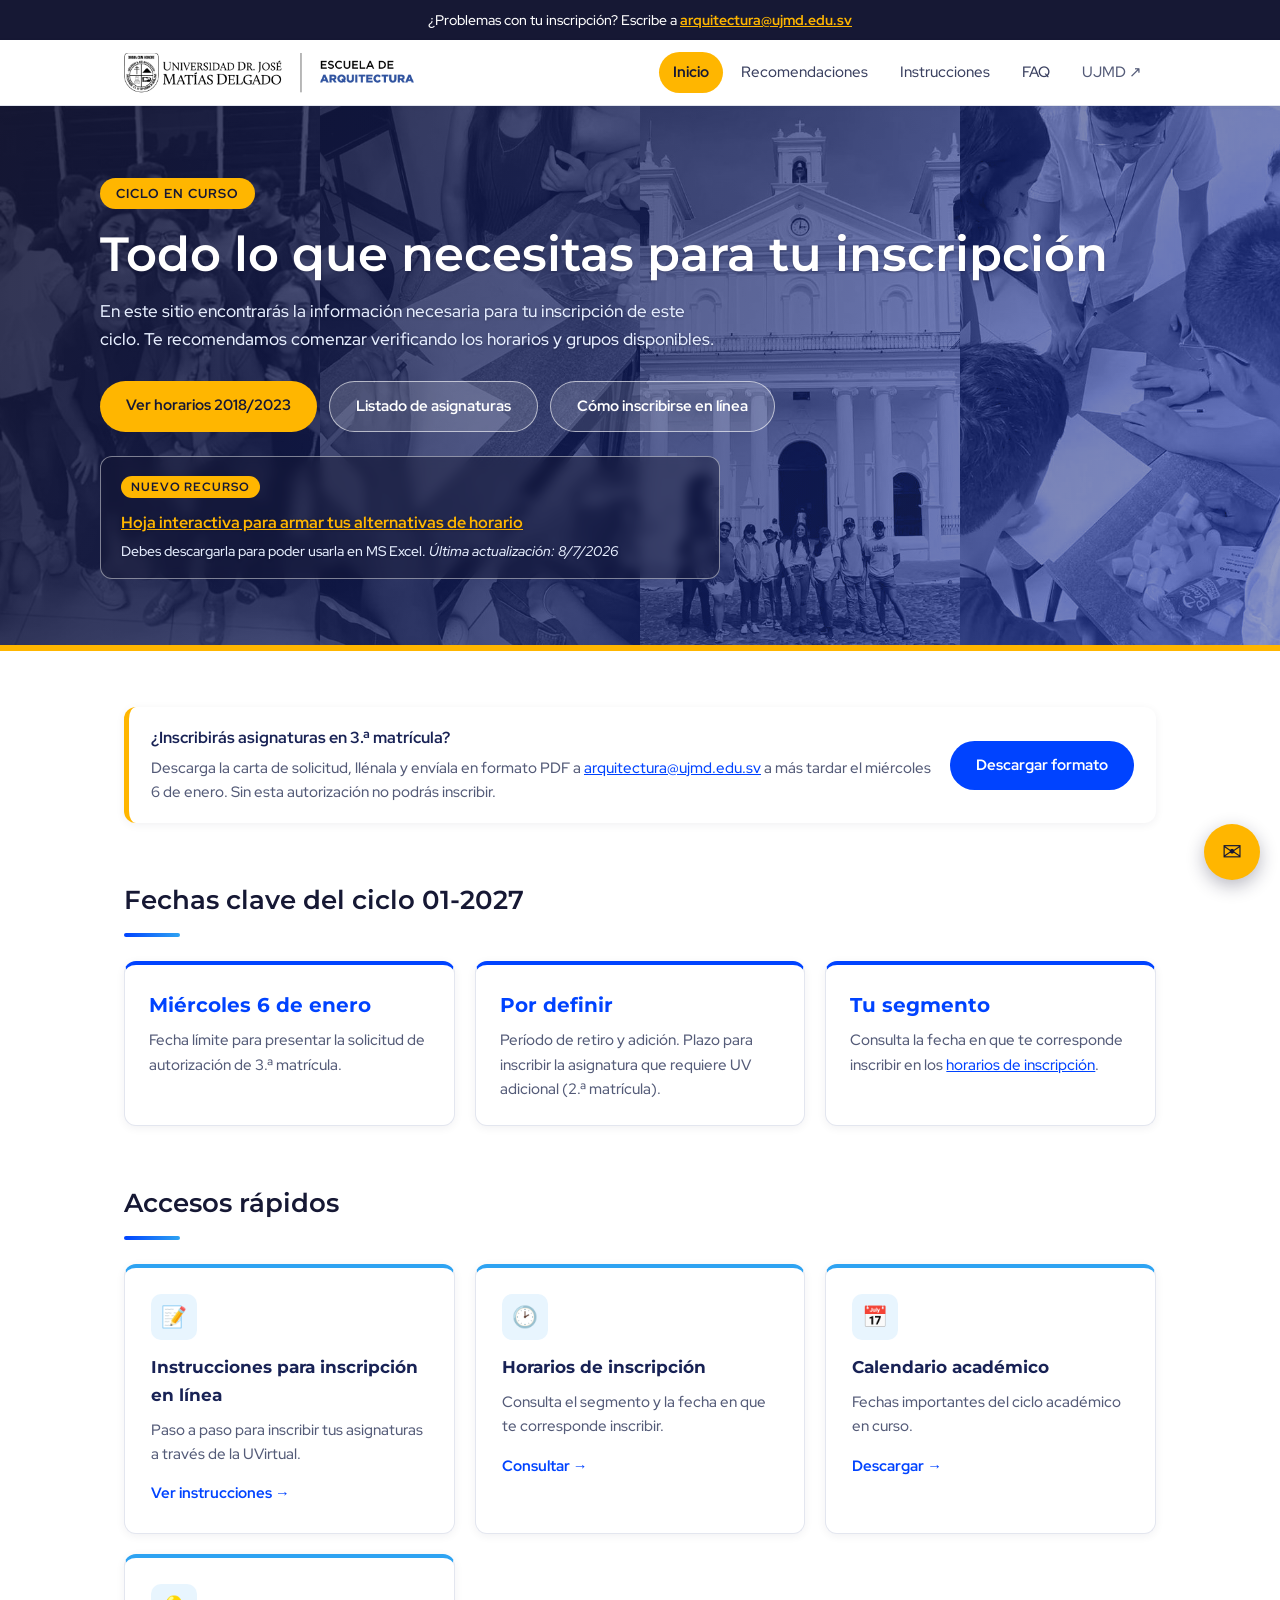
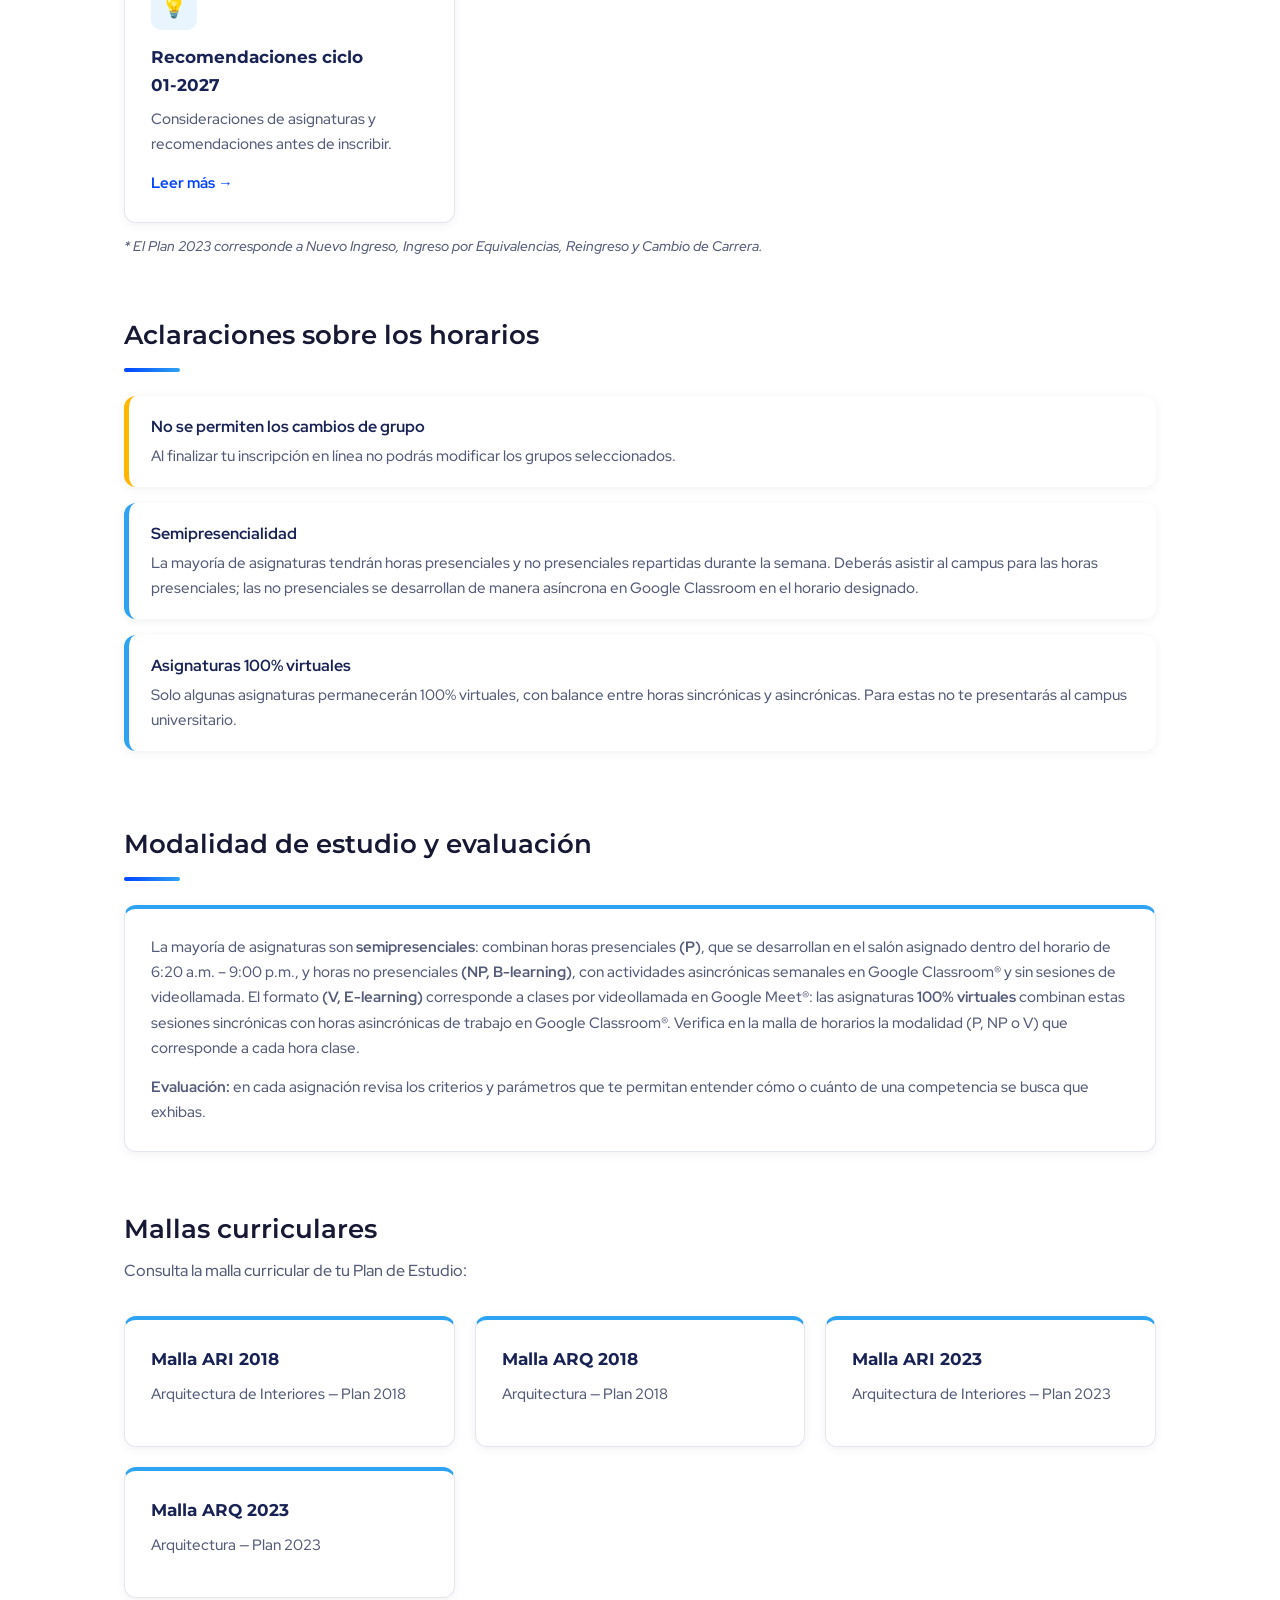
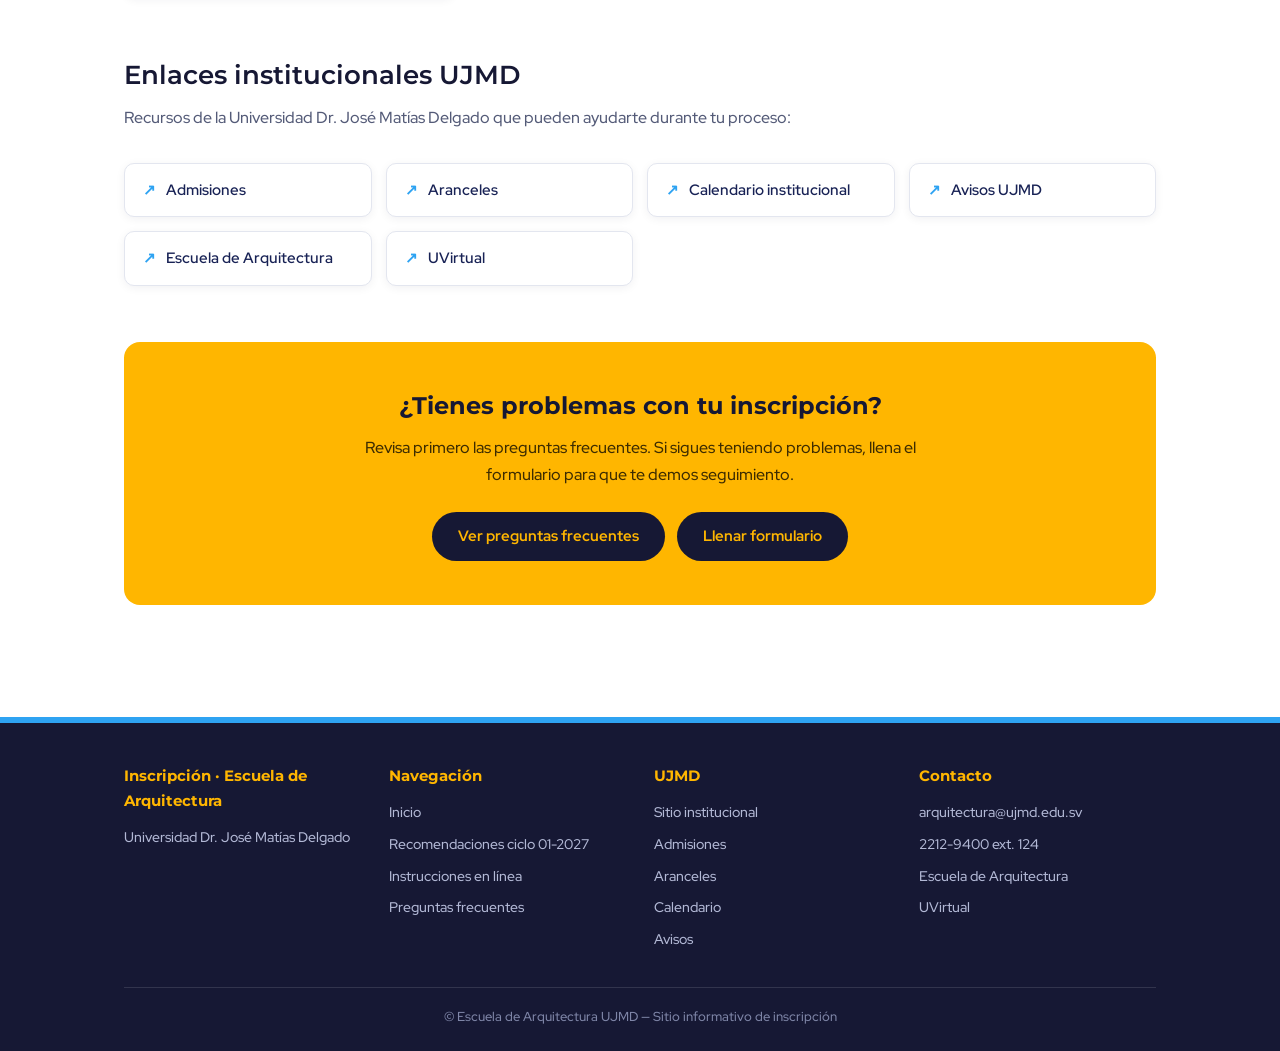
<file: index.html>
<!DOCTYPE html>
<html lang="es">
<head>
  <meta charset="UTF-8">
  <meta name="viewport" content="width=device-width, initial-scale=1.0">
  <title>Inscripción | Escuela de Arquitectura UJMD</title>
  <meta name="description" content="Información necesaria para tu inscripción de este ciclo — Escuela de Arquitectura, Universidad Dr. José Matías Delgado.">
  <link rel="preconnect" href="https://fonts.googleapis.com">
  <link href="https://fonts.googleapis.com/css2?family=Montserrat:wght@500;600;700&family=Red+Hat+Display:wght@400;500;700&display=swap" rel="stylesheet">
  <link rel="stylesheet" href="styles.css">
  <script src="ciclo.js"></script>
  <script src="plantilla.js"></script>
</head>
<body>

  <sitio-encabezado activo="index"></sitio-encabezado>

  <section class="hero">
    <div class="hero-contenido">
      <span class="etiqueta">Ciclo en curso</span>
      <h1>Todo lo que necesitas para tu inscripción</h1>
      <p>En este sitio encontrarás la información necesaria para tu inscripción de este ciclo. Te recomendamos comenzar verificando los horarios y grupos disponibles.</p>
      <div class="hero-botones">
        <a class="btn btn-amarillo" href="#" data-ciclo-href="enlaces.horarios" data-ciclo="textoBotonHorarios" target="_blank" rel="noopener"></a>
        <a class="btn btn-claro" href="#" data-ciclo-href="enlaces.listadoAsignaturas" target="_blank" rel="noopener">Listado de asignaturas</a>
        <a class="btn btn-claro" href="instrucciones.html">Cómo inscribirse en línea</a>
      </div>

      <!-- Hoja interactiva de horarios. El enlace y la fecha de actualización están en ciclo.js -->
      <div class="recurso-destacado">
        <span class="recurso-etiqueta">Nuevo recurso</span>
        <p class="recurso-titulo">
          <a href="#" data-ciclo-href="enlaces.hojaInteractiva" target="_blank" rel="noopener">Hoja interactiva para armar tus alternativas de horario</a>
        </p>
        <p class="recurso-nota">Debes descargarla para poder usarla en MS Excel. <em>Última actualización: <span data-ciclo="ultimaActualizacion"></span></em></p>
      </div>
    </div>
  </section>

  <main>
    <!-- Aviso 3.ª matrícula -->
    <section class="seccion pb-0">
      <div class="contenedor">
        <div class="alerta alerta-amarilla alerta-accion">
          <div class="alerta-accion-texto">
            <strong>¿Inscribirás asignaturas en 3.ª matrícula?</strong>
            <p>Descarga la carta de solicitud, llénala y envíala en formato PDF a <a href="mailto:arquitectura@ujmd.edu.sv">arquitectura@ujmd.edu.sv</a> a más tardar el <span data-ciclo="fechaLimite3aMatricula"></span>. Sin esta autorización no podrás inscribir.</p>
          </div>
          <a class="btn btn-oscuro" href="#" data-ciclo-href="enlaces.formato3aMatricula" target="_blank" rel="noopener">Descargar formato</a>
        </div>
      </div>
    </section>

    <!-- Fechas clave (se editan en ciclo.js) -->
    <section class="seccion pb-0">
      <div class="contenedor">
        <h2 class="seccion-titulo">Fechas clave del ciclo <span data-ciclo="numero"></span></h2>
        <div class="linea-acento"></div>
        <div class="fechas" data-ciclo-lista="fechas"></div>
      </div>
    </section>

    <!-- Accesos rápidos -->
    <section class="seccion">
      <div class="contenedor">
        <h2 class="seccion-titulo">Accesos rápidos</h2>
        <div class="linea-acento"></div>
        <div class="tarjetas">
          <a class="tarjeta tarjeta-enlace" href="instrucciones.html">
            <div class="icono">📝</div>
            <h3>Instrucciones para inscripción en línea</h3>
            <p>Paso a paso para inscribir tus asignaturas a través de la UVirtual.</p>
            <span class="enlace">Ver instrucciones →</span>
          </a>
          <a class="tarjeta tarjeta-enlace" href="https://www.ujmd.edu.sv/inscripcion-horario/arquitectura/" target="_blank" rel="noopener">
            <div class="icono">🕑</div>
            <h3>Horarios de inscripción</h3>
            <p>Consulta el segmento y la fecha en que te corresponde inscribir.</p>
            <span class="enlace">Consultar →</span>
          </a>
          <a class="tarjeta tarjeta-enlace" href="#" data-ciclo-href="enlaces.calendarioAcademico" target="_blank" rel="noopener">
            <div class="icono">📅</div>
            <h3>Calendario académico</h3>
            <p>Fechas importantes del ciclo académico en curso.</p>
            <span class="enlace">Descargar →</span>
          </a>
          <a class="tarjeta tarjeta-enlace" href="recomendaciones.html">
            <div class="icono">💡</div>
            <h3>Recomendaciones ciclo <span data-ciclo="numero"></span></h3>
            <p>Consideraciones de asignaturas y recomendaciones antes de inscribir.</p>
            <span class="enlace">Leer más →</span>
          </a>
        </div>
        <p class="nota">* El Plan 2023 corresponde a Nuevo Ingreso, Ingreso por Equivalencias, Reingreso y Cambio de Carrera.</p>
      </div>
    </section>

    <!-- Aclaraciones -->
    <section class="seccion pt-0">
      <div class="contenedor">
        <h2 class="seccion-titulo">Aclaraciones sobre los horarios</h2>
        <div class="linea-acento"></div>
        <div class="alerta alerta-amarilla">
          <strong>No se permiten los cambios de grupo</strong>
          <p>Al finalizar tu inscripción en línea no podrás modificar los grupos seleccionados.</p>
        </div>
        <div class="alerta alerta-gris">
          <strong>Semipresencialidad</strong>
          <p>La mayoría de asignaturas tendrán horas presenciales y no presenciales repartidas durante la semana. Deberás asistir al campus para las horas presenciales; las no presenciales se desarrollan de manera asíncrona en Google Classroom en el horario designado.</p>
        </div>
        <div class="alerta alerta-gris">
          <strong>Asignaturas 100% virtuales</strong>
          <p>Solo algunas asignaturas permanecerán 100% virtuales, con balance entre horas sincrónicas y asincrónicas. Para estas no te presentarás al campus universitario.</p>
        </div>
      </div>
    </section>

    <!-- Modalidad -->
    <section class="seccion pt-0">
      <div class="contenedor">
        <h2 class="seccion-titulo">Modalidad de estudio y evaluación</h2>
        <div class="linea-acento"></div>
        <div class="tarjeta tarjeta-ancha">
          <p class="texto-modalidad">La mayoría de asignaturas son <strong>semipresenciales</strong>: combinan horas presenciales <strong>(P)</strong>, que se desarrollan en el salón asignado dentro del horario de 6:20 a.m. – 9:00 p.m., y horas no presenciales <strong>(NP, B-learning)</strong>, con actividades asincrónicas semanales en Google Classroom® y sin sesiones de videollamada. El formato <strong>(V, E-learning)</strong> corresponde a clases por videollamada en Google Meet®: las asignaturas <strong>100% virtuales</strong> combinan estas sesiones sincrónicas con horas asincrónicas de trabajo en Google Classroom®. Verifica en la malla de horarios la modalidad (P, NP o V) que corresponde a cada hora clase.</p>
          <p class="texto-modalidad"><strong>Evaluación:</strong> en cada asignación revisa los criterios y parámetros que te permitan entender cómo o cuánto de una competencia se busca que exhibas.</p>
        </div>
      </div>
    </section>

    <!-- Mallas curriculares -->
    <section class="seccion pt-0">
      <div class="contenedor">
        <h2 class="seccion-titulo">Mallas curriculares</h2>
        <p class="seccion-sub">Consulta la malla curricular de tu Plan de Estudio:</p>
        <div class="tarjetas">
          <a class="tarjeta tarjeta-enlace" href="#" data-ciclo-href="enlaces.mallaAri2018" target="_blank" rel="noopener">
            <h3>Malla ARI 2018</h3>
            <p>Arquitectura de Interiores — Plan 2018</p>
          </a>
          <a class="tarjeta tarjeta-enlace" href="#" data-ciclo-href="enlaces.mallaArq2018" target="_blank" rel="noopener">
            <h3>Malla ARQ 2018</h3>
            <p>Arquitectura — Plan 2018</p>
          </a>
          <a class="tarjeta tarjeta-enlace" href="#" data-ciclo-href="enlaces.mallaAri2023" target="_blank" rel="noopener">
            <h3>Malla ARI 2023</h3>
            <p>Arquitectura de Interiores — Plan 2023</p>
          </a>
          <a class="tarjeta tarjeta-enlace" href="#" data-ciclo-href="enlaces.mallaArq2023" target="_blank" rel="noopener">
            <h3>Malla ARQ 2023</h3>
            <p>Arquitectura — Plan 2023</p>
          </a>
        </div>
      </div>
    </section>

    <!-- Enlaces institucionales -->
    <section class="seccion pt-0">
      <div class="contenedor">
        <h2 class="seccion-titulo">Enlaces institucionales UJMD</h2>
        <p class="seccion-sub">Recursos de la Universidad Dr. José Matías Delgado que pueden ayudarte durante tu proceso:</p>
        <div class="enlaces-ujmd">
          <a class="enlace-ujmd" href="https://www.ujmd.edu.sv/admisiones/" target="_blank" rel="noopener">Admisiones</a>
          <a class="enlace-ujmd" href="https://www.ujmd.edu.sv/aranceles/" target="_blank" rel="noopener">Aranceles</a>
          <a class="enlace-ujmd" href="https://www.ujmd.edu.sv/calendario/" target="_blank" rel="noopener">Calendario institucional</a>
          <a class="enlace-ujmd" href="https://www.ujmd.edu.sv/avisos/" target="_blank" rel="noopener">Avisos UJMD</a>
          <a class="enlace-ujmd" href="https://www.ujmd.edu.sv/facultades/escuela-de-arquitectura/" target="_blank" rel="noopener">Escuela de Arquitectura</a>
          <a class="enlace-ujmd" href="https://uvirtual.ujmd.edu.sv/" target="_blank" rel="noopener">UVirtual</a>
        </div>
      </div>
    </section>

    <!-- CTA -->
    <section class="seccion pt-0">
      <div class="contenedor">
        <div class="cta">
          <h2>¿Tienes problemas con tu inscripción?</h2>
          <p>Revisa primero las preguntas frecuentes. Si sigues teniendo problemas, llena el formulario para que te demos seguimiento.</p>
          <div class="hero-botones centrado">
            <a class="btn" href="faq.html">Ver preguntas frecuentes</a>
            <a class="btn" href="#" data-ciclo-href="enlaces.formularioProblemas" target="_blank" rel="noopener">Llenar formulario</a>
          </div>
        </div>
      </div>
    </section>
  </main>

  <sitio-pie></sitio-pie>

  <script src="script.js"></script>
</body>
</html>
</file>
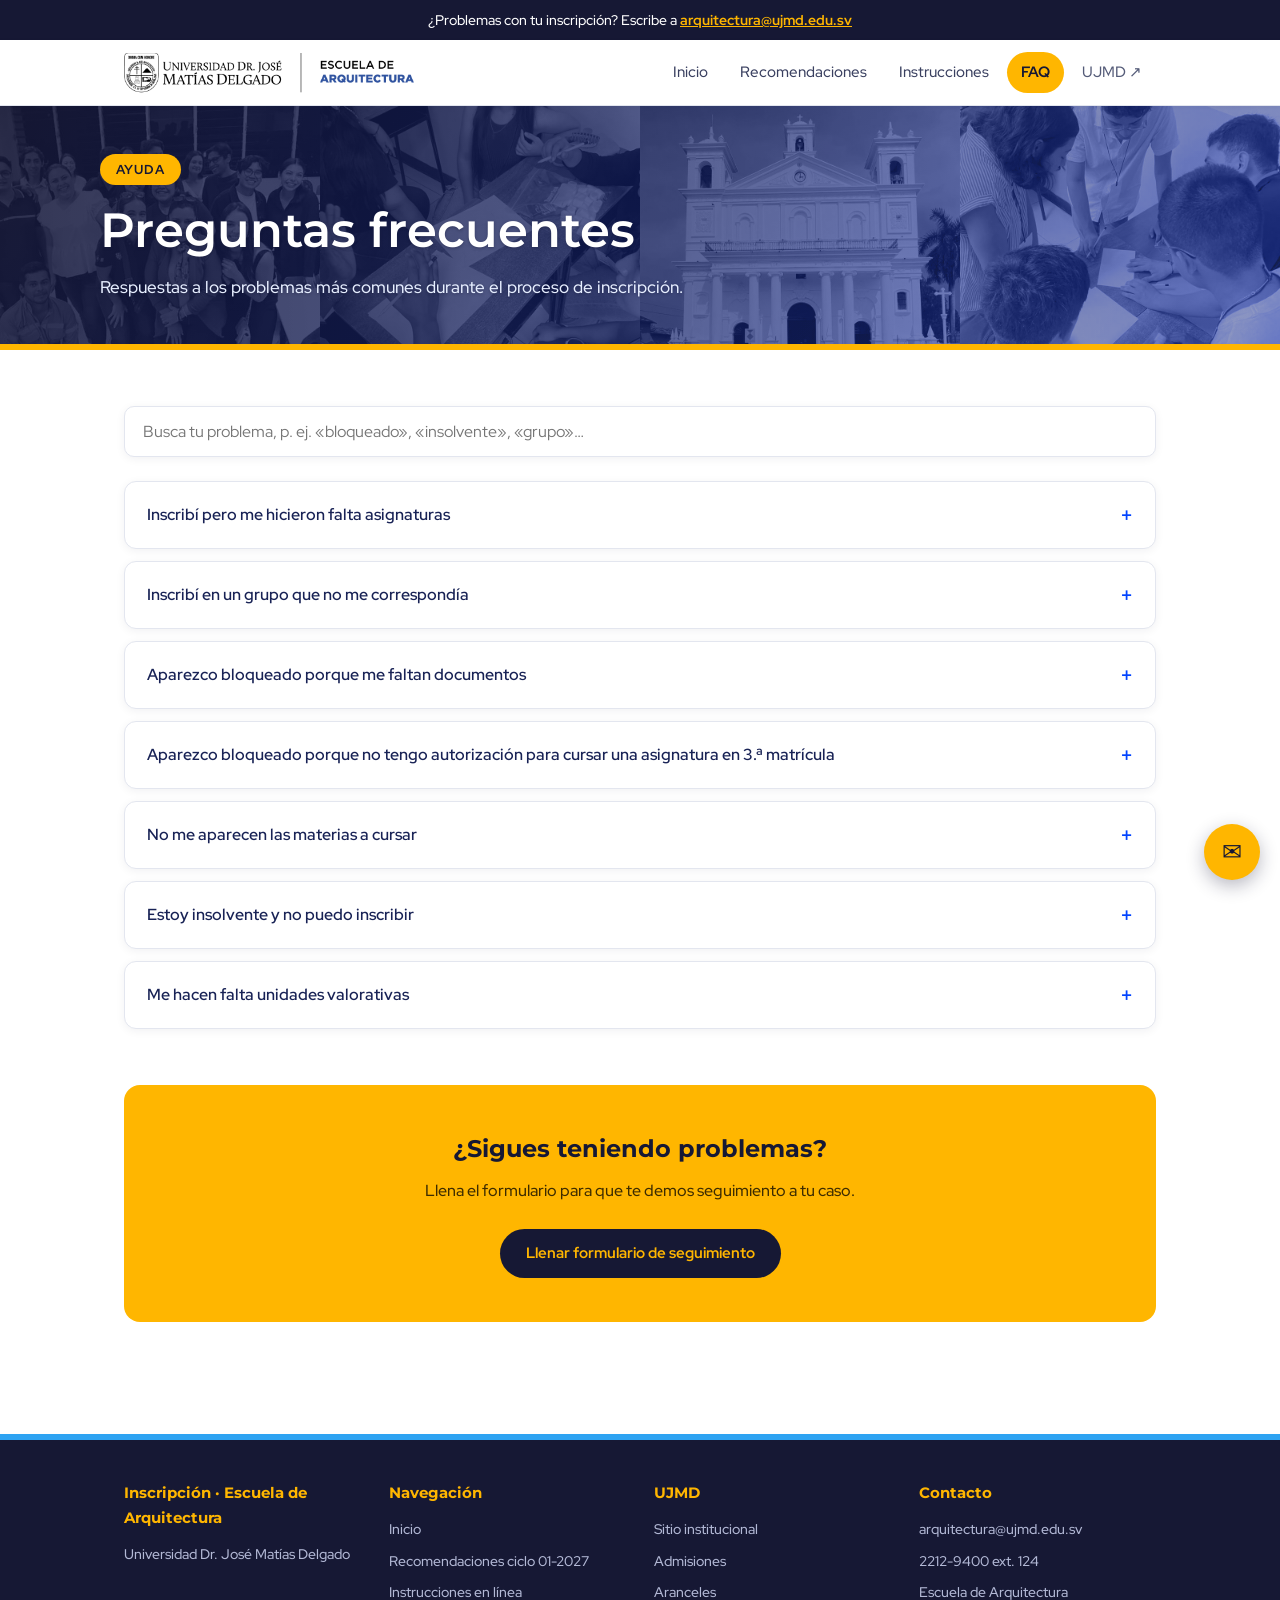
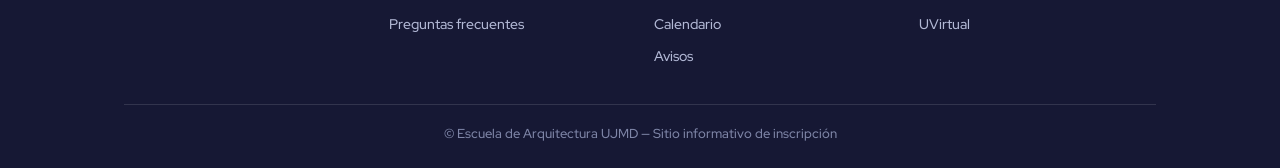
<file: faq.html>
<!DOCTYPE html>
<html lang="es">
<head>
  <meta charset="UTF-8">
  <meta name="viewport" content="width=device-width, initial-scale=1.0">
  <title>Preguntas frecuentes | Inscripción — Escuela de Arquitectura UJMD</title>
  <meta name="description" content="Respuestas a los problemas más comunes durante el proceso de inscripción.">
  <link rel="preconnect" href="https://fonts.googleapis.com">
  <link href="https://fonts.googleapis.com/css2?family=Montserrat:wght@500;600;700&family=Red+Hat+Display:wght@400;500;700&display=swap" rel="stylesheet">
  <link rel="stylesheet" href="styles.css">
  <script src="ciclo.js"></script>
  <script src="plantilla.js"></script>
</head>
<body>

  <sitio-encabezado activo="faq"></sitio-encabezado>

  <section class="hero hero-interno">
    <div class="hero-contenido">
      <span class="etiqueta">Ayuda</span>
      <h1>Preguntas frecuentes</h1>
      <p>Respuestas a los problemas más comunes durante el proceso de inscripción.</p>
    </div>
  </section>

  <main>
    <section class="seccion">
      <div class="contenedor">
        <div class="buscador">
          <input type="search" id="buscador-faq" placeholder="Busca tu problema, p. ej. «bloqueado», «insolvente», «grupo»…" aria-label="Buscar en preguntas frecuentes">
        </div>
        <p class="sin-resultados" id="sin-resultados">No se encontraron preguntas con ese término. Intenta con otra palabra o escríbenos a <a href="mailto:arquitectura@ujmd.edu.sv">arquitectura@ujmd.edu.sv</a>.</p>
        <div class="acordeon">

          <div class="acordeon-item">
            <button class="acordeon-boton">Inscribí pero me hicieron falta asignaturas</button>
            <div class="acordeon-panel">
              <p>Llena el <a href="#" data-ciclo-href="enlaces.formularioProblemas" target="_blank" rel="noopener">formulario para reportar problemas de inscripción</a> y espera a que se te contacte para resolver tu situación (se te contactará al finalizar todo el proceso de inscripción de la Escuela). Trabajaremos con los cupos disponibles para ese momento.</p>
            </div>
          </div>

          <div class="acordeon-item">
            <button class="acordeon-boton">Inscribí en un grupo que no me correspondía</button>
            <div class="acordeon-panel">
              <p>Llena el <a href="#" data-ciclo-href="enlaces.formularioProblemas" target="_blank" rel="noopener">formulario para reportar problemas de inscripción</a> y espera a que se te contacte para resolver tu situación (se te contactará al finalizar todo el proceso de inscripción de la Escuela). Trabajaremos con los cupos disponibles para ese momento.</p>
            </div>
          </div>

          <div class="acordeon-item">
            <button class="acordeon-boton">Aparezco bloqueado porque me faltan documentos</button>
            <div class="acordeon-panel">
              <p>Debes comunicarte con la Lic. Orellana al <a href="tel:+50322129400">2212-9400 ext. 124</a> y pedir indicaciones. Puedes registrar tu respuesta en el <a href="#" data-ciclo-href="enlaces.formularioProblemas" target="_blank" rel="noopener">formulario para reportar problemas de inscripción</a> para que se te brinde seguimiento.</p>
            </div>
          </div>

          <div class="acordeon-item">
            <button class="acordeon-boton">Aparezco bloqueado porque no tengo autorización para cursar una asignatura en 3.ª matrícula</button>
            <div class="acordeon-panel">
              <p>Debes enviar tu carta de solicitud para 3.ª matrícula al correo <a href="mailto:arquitectura@ujmd.edu.sv">arquitectura@ujmd.edu.sv</a> y esperar autorización (la autorización no es inmediata); no podrás inscribir hasta obtenerla. El <a href="#" data-ciclo-href="enlaces.formato3aMatricula" target="_blank" rel="noopener">formato editable</a> se encuentra en la página de Recomendaciones; el proceso es completamente en línea. Puedes registrar tu respuesta en el <a href="#" data-ciclo-href="enlaces.formularioProblemas" target="_blank" rel="noopener">formulario</a> para que se te brinde seguimiento.</p>
            </div>
          </div>

          <div class="acordeon-item">
            <button class="acordeon-boton">No me aparecen las materias a cursar</button>
            <div class="acordeon-panel">
              <p>Debes comunicarte con la Lic. Orellana al <a href="tel:+50322129400">2212-9400 ext. 124</a> y solicitar que se te actualice la hoja de asesoría. Puedes registrar tu respuesta en el <a href="#" data-ciclo-href="enlaces.formularioProblemas" target="_blank" rel="noopener">formulario para reportar problemas de inscripción</a> para que se te brinde seguimiento.</p>
            </div>
          </div>

          <div class="acordeon-item">
            <button class="acordeon-boton">Estoy insolvente y no puedo inscribir</button>
            <div class="acordeon-panel">
              <p>Llena el <a href="#" data-ciclo-href="enlaces.formularioProblemas" target="_blank" rel="noopener">formulario para reportar problemas de inscripción</a> y, al finalizar las inscripciones, se te compartirá un formato para realizar la reserva de cupo y asistir a clases de manera provisional hasta que resuelvas tu situación financiera. Si la resuelves antes del inicio de clases, puedes inscribir utilizando la UVirtual como normalmente lo harías, aunque tu segmento de inscripción ya haya pasado.</p>
            </div>
          </div>

          <div class="acordeon-item">
            <button class="acordeon-boton">Me hacen falta unidades valorativas</button>
            <div class="acordeon-panel">
              <p>Puedes enviar un correo electrónico a tu coordinador académico para que asesore tu caso, pues cuando aplique se deberá gestionar autorización. Esto dependerá de la matrícula de la asignatura y la cantidad de UV que te hagan falta.</p>
            </div>
          </div>

        </div>
      </div>
    </section>

    <section class="seccion pt-0">
      <div class="contenedor">
        <div class="cta">
          <h2>¿Sigues teniendo problemas?</h2>
          <p>Llena el formulario para que te demos seguimiento a tu caso.</p>
          <a class="btn" href="#" data-ciclo-href="enlaces.formularioProblemas" target="_blank" rel="noopener">Llenar formulario de seguimiento</a>
        </div>
      </div>
    </section>
  </main>

  <sitio-pie></sitio-pie>

  <script src="script.js"></script>
</body>
</html>
</file>
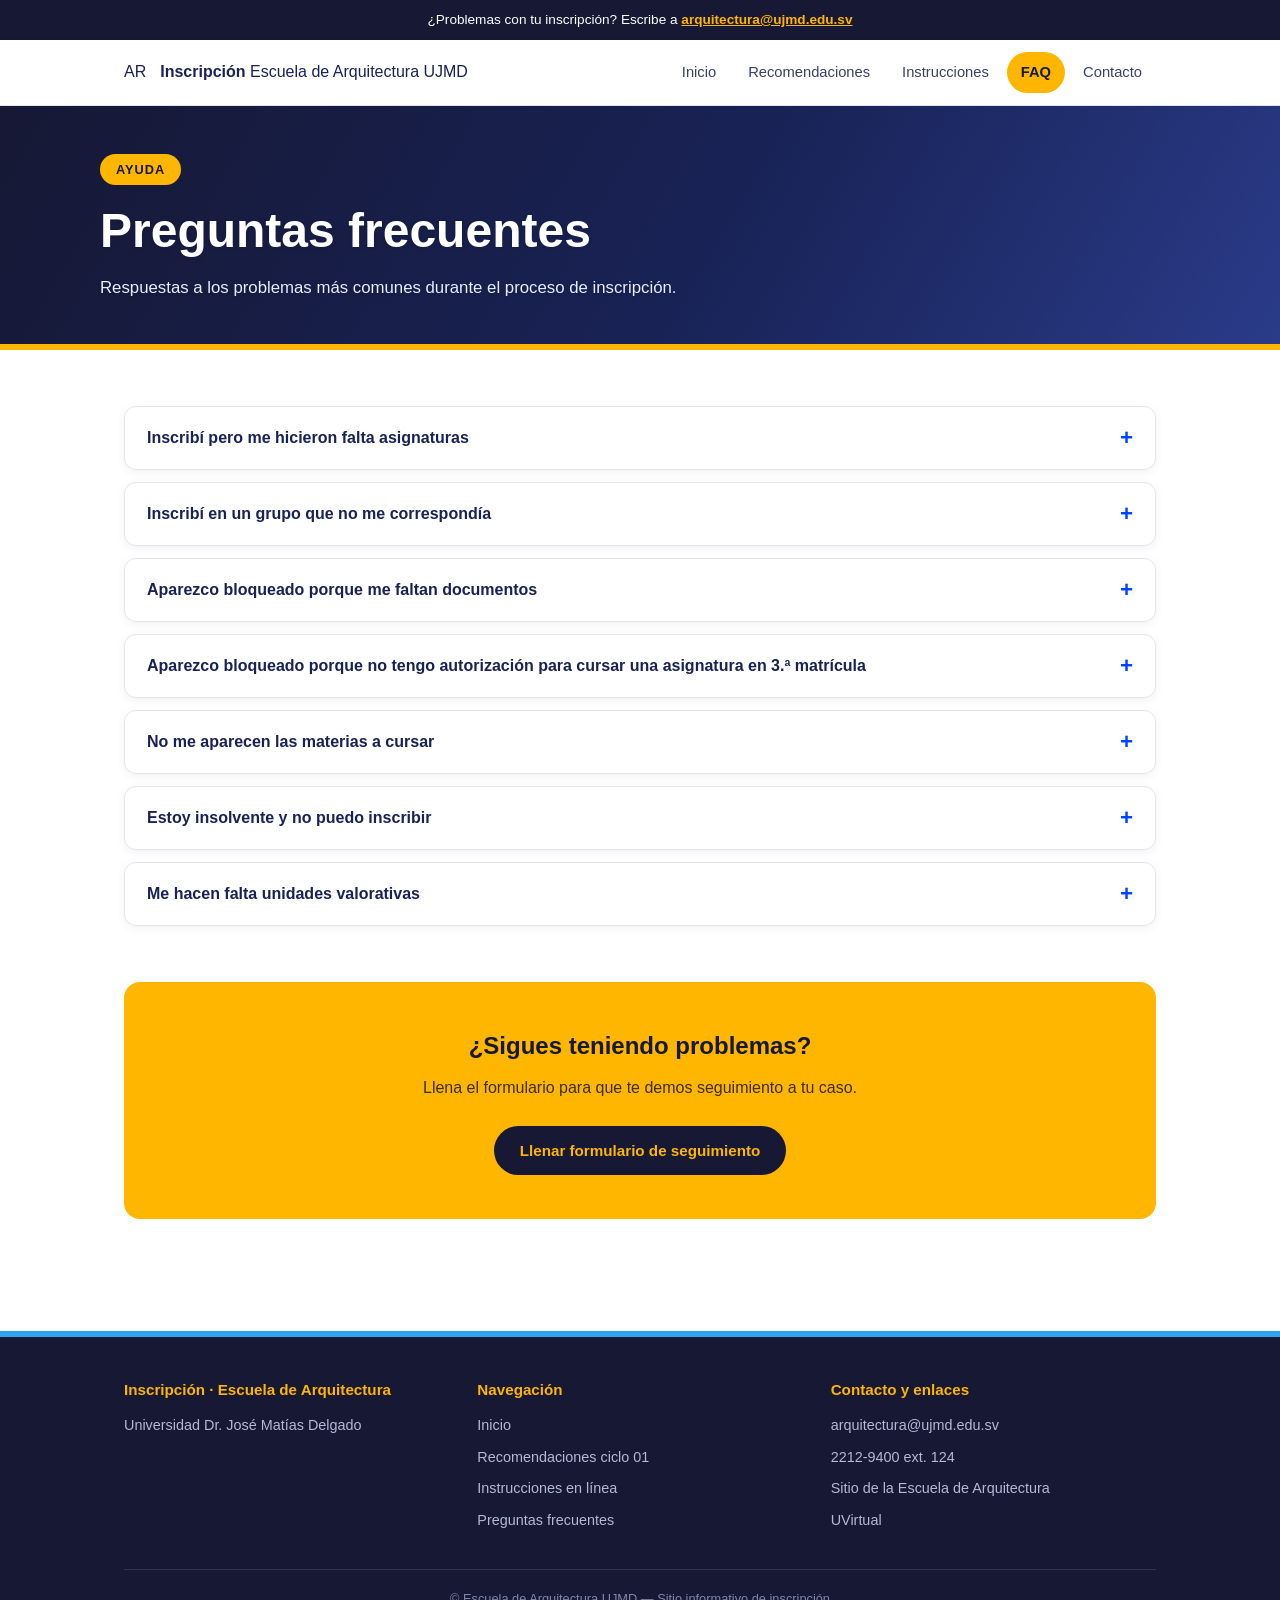
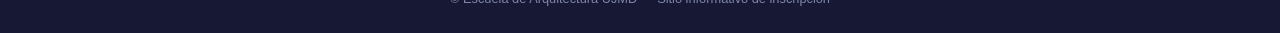
<file: FAQ~1.HTM>
<!DOCTYPE html>
<html lang="es">
<head>
  <meta charset="UTF-8">
  <meta name="viewport" content="width=device-width, initial-scale=1.0">
  <title>Preguntas frecuentes | Inscripción — Escuela de Arquitectura UJMD</title>
  <meta name="description" content="Respuestas a los problemas más comunes durante el proceso de inscripción.">
  <link rel="preconnect" href="https://fonts.googleapis.com">
  <link href="https://fonts.googleapis.com/css2?family=Inter:wght@400;500;600;700;800&display=swap" rel="stylesheet">
  <link rel="stylesheet" href="styles.css">
</head>
<body>

  <div class="aviso-superior">
    ¿Problemas con tu inscripción? Escribe a <a href="mailto:arquitectura@ujmd.edu.sv">arquitectura@ujmd.edu.sv</a>
  </div>

  <header class="header">
    <nav class="nav">
      <a href="index.html" class="logo">
        <span class="logo-marca">AR</span>
        <span class="logo-texto">
          <strong>Inscripción</strong>
          <span>Escuela de Arquitectura UJMD</span>
        </span>
      </a>
      <button class="btn-menu" aria-label="Abrir menú">☰</button>
      <ul class="menu">
        <li><a href="index.html">Inicio</a></li>
        <li><a href="recomendaciones.html">Recomendaciones</a></li>
        <li><a href="instrucciones.html">Instrucciones</a></li>
        <li><a href="faq.html" class="activo">FAQ</a></li>
        <li><a href="mailto:arquitectura@ujmd.edu.sv">Contacto</a></li>
      </ul>
    </nav>
  </header>

  <section class="hero hero-interno">
    <div class="hero-contenido">
      <span class="etiqueta">Ayuda</span>
      <h1>Preguntas frecuentes</h1>
      <p>Respuestas a los problemas más comunes durante el proceso de inscripción.</p>
    </div>
  </section>

  <main>
    <section class="seccion">
      <div class="contenedor">
        <div class="acordeon">

          <div class="acordeon-item">
            <button class="acordeon-boton">Inscribí pero me hicieron falta asignaturas</button>
            <div class="acordeon-panel">
              <p>Llena el <a href="https://forms.gle/niYX9DEPgqshswdW7" target="_blank" rel="noopener">formulario para reportar problemas de inscripción</a> y espera a que se te contacte para resolver tu situación (se te contactará al finalizar todo el proceso de inscripción de la Escuela). Trabajaremos con los cupos disponibles para ese momento.</p>
            </div>
          </div>

          <div class="acordeon-item">
            <button class="acordeon-boton">Inscribí en un grupo que no me correspondía</button>
            <div class="acordeon-panel">
              <p>Llena el <a href="https://forms.gle/niYX9DEPgqshswdW7" target="_blank" rel="noopener">formulario para reportar problemas de inscripción</a> y espera a que se te contacte para resolver tu situación (se te contactará al finalizar todo el proceso de inscripción de la Escuela). Trabajaremos con los cupos disponibles para ese momento.</p>
            </div>
          </div>

          <div class="acordeon-item">
            <button class="acordeon-boton">Aparezco bloqueado porque me faltan documentos</button>
            <div class="acordeon-panel">
              <p>Debes comunicarte con la Lic. Orellana al <a href="tel:+50322129400">2212-9400 ext. 124</a> y pedir indicaciones. Puedes registrar tu respuesta en el <a href="https://forms.gle/niYX9DEPgqshswdW7" target="_blank" rel="noopener">formulario para reportar problemas de inscripción</a> para que se te brinde seguimiento.</p>
            </div>
          </div>

          <div class="acordeon-item">
            <button class="acordeon-boton">Aparezco bloqueado porque no tengo autorización para cursar una asignatura en 3.ª matrícula</button>
            <div class="acordeon-panel">
              <p>Debes enviar tu carta de solicitud para 3.ª matrícula al correo <a href="mailto:arquitectura@ujmd.edu.sv">arquitectura@ujmd.edu.sv</a> y esperar autorización (la autorización no es inmediata); no podrás inscribir hasta obtenerla. El <a href="https://docs.google.com/document/d/1ooplPmo3fWcnGAQLoOipXJLfIvERY1R8" target="_blank" rel="noopener">formato editable</a> se encuentra en la página de Recomendaciones; el proceso es completamente en línea. Puedes registrar tu respuesta en el <a href="https://forms.gle/niYX9DEPgqshswdW7" target="_blank" rel="noopener">formulario</a> para que se te brinde seguimiento.</p>
            </div>
          </div>

          <div class="acordeon-item">
            <button class="acordeon-boton">No me aparecen las materias a cursar</button>
            <div class="acordeon-panel">
              <p>Debes comunicarte con la Lic. Orellana al <a href="tel:+50322129400">2212-9400 ext. 124</a> y solicitar que se te actualice la hoja de asesoría. Puedes registrar tu respuesta en el <a href="https://forms.gle/niYX9DEPgqshswdW7" target="_blank" rel="noopener">formulario para reportar problemas de inscripción</a> para que se te brinde seguimiento.</p>
            </div>
          </div>

          <div class="acordeon-item">
            <button class="acordeon-boton">Estoy insolvente y no puedo inscribir</button>
            <div class="acordeon-panel">
              <p>Puedes enviar un correo electrónico a tu coordinador académico y, al finalizar las inscripciones, se te compartirá un formato para realizar la reserva de cupo y asistir a clases de manera provisional hasta que resuelvas tu situación financiera. Si la resuelves antes del inicio de clases, puedes inscribir utilizando la UVirtual como normalmente lo harías, aunque tu segmento de inscripción ya haya pasado.</p>
            </div>
          </div>

          <div class="acordeon-item">
            <button class="acordeon-boton">Me hacen falta unidades valorativas</button>
            <div class="acordeon-panel">
              <p>Puedes enviar un correo electrónico a tu coordinador académico para que asesore tu caso, pues cuando aplique se deberá gestionar autorización. Esto dependerá de la matrícula de la asignatura y la cantidad de UV que te hagan falta.</p>
            </div>
          </div>

        </div>
      </div>
    </section>

    <section class="seccion" style="padding-top:0;">
      <div class="contenedor">
        <div class="cta">
          <h2>¿Sigues teniendo problemas?</h2>
          <p>Llena el formulario para que te demos seguimiento a tu caso.</p>
          <a class="btn" href="https://forms.gle/niYX9DEPgqshswdW7" target="_blank" rel="noopener">Llenar formulario de seguimiento</a>
        </div>
      </div>
    </section>
  </main>

  <footer class="footer">
    <div class="contenedor">
      <div class="footer-grid">
        <div>
          <h4>Inscripción · Escuela de Arquitectura</h4>
          <p>Universidad Dr. José Matías Delgado</p>
        </div>
        <div>
          <h4>Navegación</h4>
          <ul>
            <li><a href="index.html">Inicio</a></li>
            <li><a href="recomendaciones.html">Recomendaciones ciclo 01</a></li>
            <li><a href="instrucciones.html">Instrucciones en línea</a></li>
            <li><a href="faq.html">Preguntas frecuentes</a></li>
          </ul>
        </div>
        <div>
          <h4>Contacto y enlaces</h4>
          <ul>
            <li><a href="mailto:arquitectura@ujmd.edu.sv">arquitectura@ujmd.edu.sv</a></li>
            <li><a href="tel:+50322129400">2212-9400 ext. 124</a></li>
            <li><a href="https://www.ujmd.edu.sv/facultades/escuela-de-arquitectura/" target="_blank" rel="noopener">Sitio de la Escuela de Arquitectura</a></li>
            <li><a href="http://uvirtual.ujmd.edu.sv/" target="_blank" rel="noopener">UVirtual</a></li>
          </ul>
        </div>
      </div>
      <div class="footer-legal">© Escuela de Arquitectura UJMD — Sitio informativo de inscripción</div>
    </div>
  </footer>

  <script src="script.js"></script>
</body>
</html>
</file>
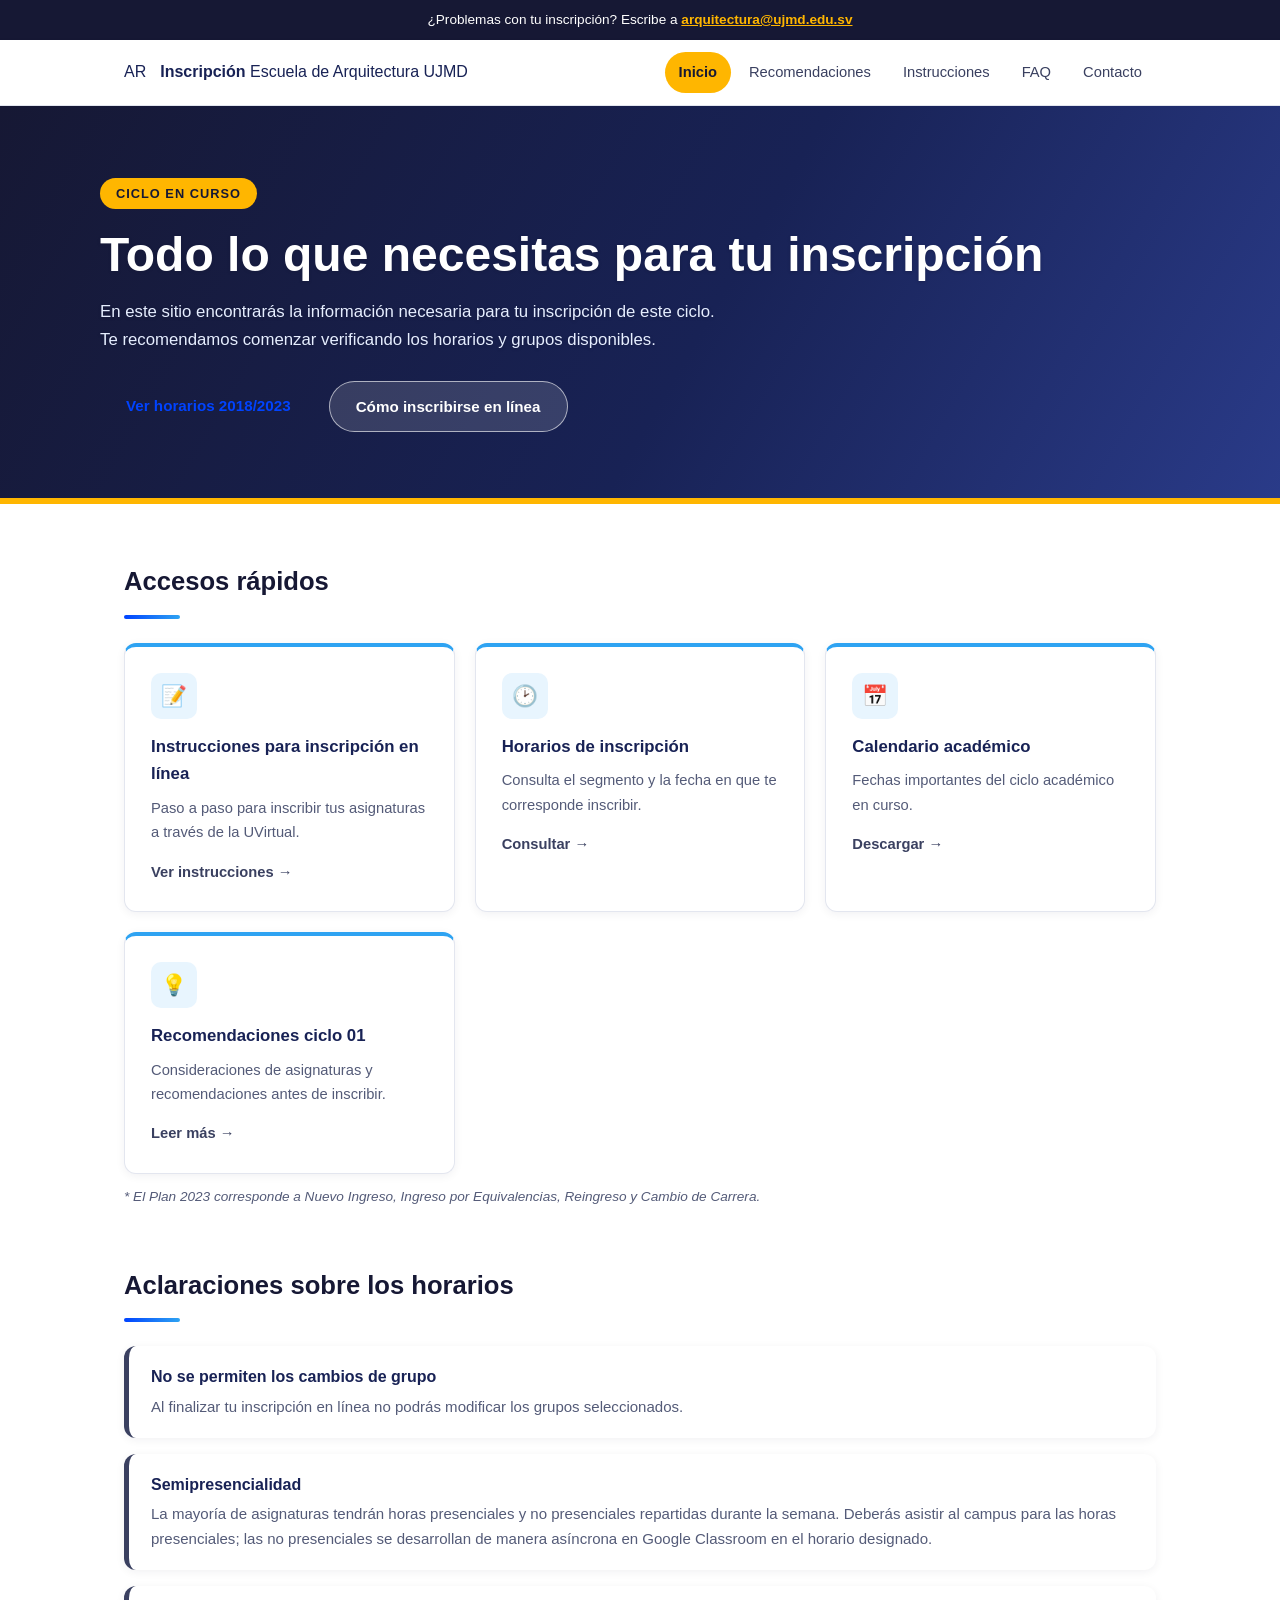
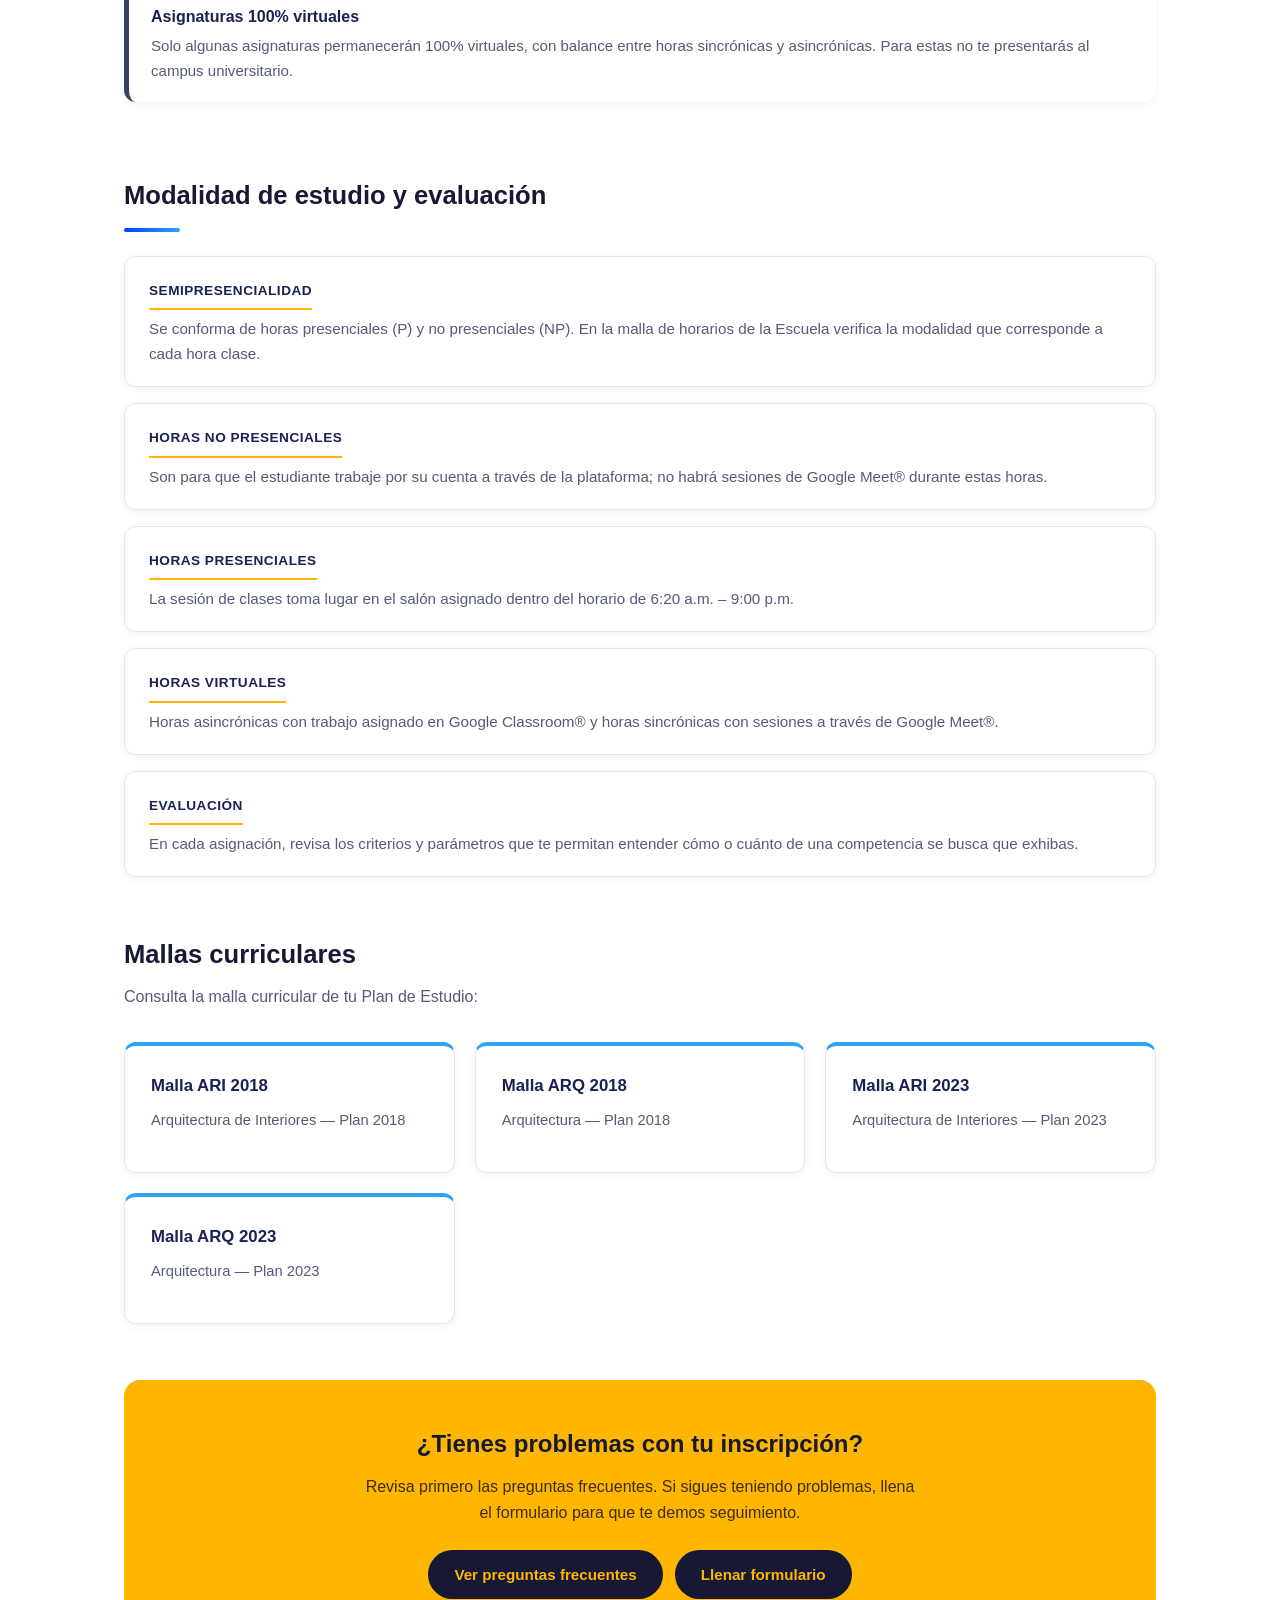
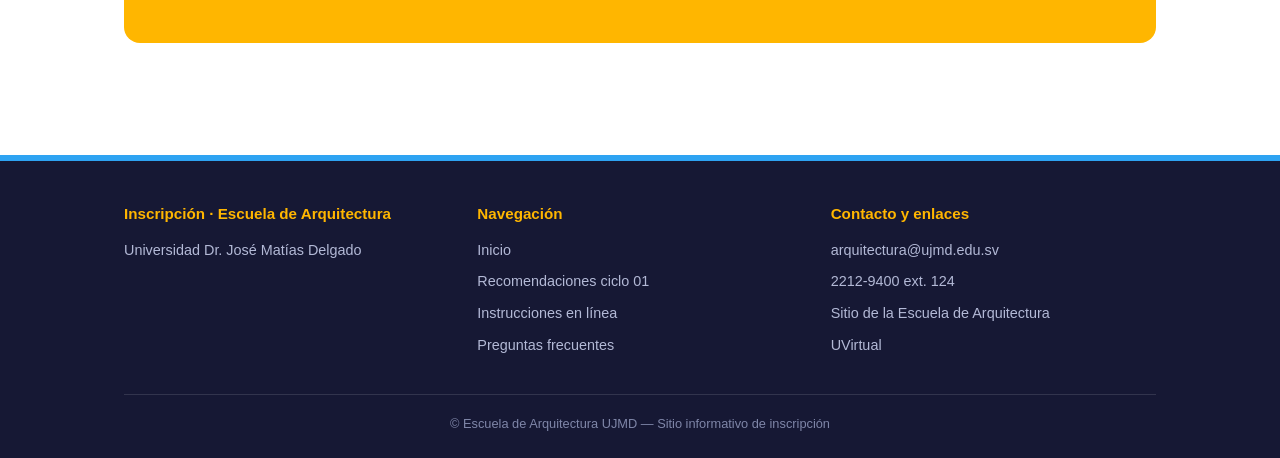
<file: INDEX~1.HTM>
<!DOCTYPE html>
<html lang="es">
<head>
  <meta charset="UTF-8">
  <meta name="viewport" content="width=device-width, initial-scale=1.0">
  <title>Inscripción | Escuela de Arquitectura UJMD</title>
  <meta name="description" content="Información necesaria para tu inscripción de este ciclo — Escuela de Arquitectura, Universidad Dr. José Matías Delgado.">
  <link rel="preconnect" href="https://fonts.googleapis.com">
  <link href="https://fonts.googleapis.com/css2?family=Inter:wght@400;500;600;700;800&display=swap" rel="stylesheet">
  <link rel="stylesheet" href="styles.css">
</head>
<body>

  <div class="aviso-superior">
    ¿Problemas con tu inscripción? Escribe a <a href="mailto:arquitectura@ujmd.edu.sv">arquitectura@ujmd.edu.sv</a>
  </div>

  <header class="header">
    <nav class="nav">
      <a href="index.html" class="logo">
        <span class="logo-marca">AR</span>
        <span class="logo-texto">
          <strong>Inscripción</strong>
          <span>Escuela de Arquitectura UJMD</span>
        </span>
      </a>
      <button class="btn-menu" aria-label="Abrir menú">☰</button>
      <ul class="menu">
        <li><a href="index.html" class="activo">Inicio</a></li>
        <li><a href="recomendaciones.html">Recomendaciones</a></li>
        <li><a href="instrucciones.html">Instrucciones</a></li>
        <li><a href="faq.html">FAQ</a></li>
        <li><a href="mailto:arquitectura@ujmd.edu.sv">Contacto</a></li>
      </ul>
    </nav>
  </header>

  <section class="hero">
    <div class="hero-contenido">
      <span class="etiqueta">Ciclo en curso</span>
      <h1>Todo lo que necesitas para tu inscripción</h1>
      <p>En este sitio encontrarás la información necesaria para tu inscripción de este ciclo. Te recomendamos comenzar verificando los horarios y grupos disponibles.</p>
      <div class="hero-botones">
        <a class="btn btn-rojo" href="https://drive.google.com/open?id=1hYybfgr_sa6sFOh1pNgrKb1XfVoq0A5B" target="_blank" rel="noopener">Ver horarios 2018/2023</a>
        <a class="btn btn-claro" href="instrucciones.html">Cómo inscribirse en línea</a>
      </div>
    </div>
  </section>

  <main>
    <!-- Accesos rápidos -->
    <section class="seccion">
      <div class="contenedor">
        <h2 class="seccion-titulo">Accesos rápidos</h2>
        <div class="linea-acento"></div>
        <div class="tarjetas">
          <a class="tarjeta tarjeta-enlace" href="instrucciones.html">
            <div class="icono">📝</div>
            <h3>Instrucciones para inscripción en línea</h3>
            <p>Paso a paso para inscribir tus asignaturas a través de la UVirtual.</p>
            <span class="enlace" style="color:var(--rojo); font-weight:600;">Ver instrucciones →</span>
          </a>
          <a class="tarjeta tarjeta-enlace" href="https://www.ujmd.edu.sv/inscripcion-horario/arquitectura/" target="_blank" rel="noopener">
            <div class="icono">🕑</div>
            <h3>Horarios de inscripción</h3>
            <p>Consulta el segmento y la fecha en que te corresponde inscribir.</p>
            <span class="enlace" style="color:var(--rojo); font-weight:600;">Consultar →</span>
          </a>
          <a class="tarjeta tarjeta-enlace" href="https://drive.google.com/open?id=1ztWR73ITUoLOF77Rh7TLZA5f2QSHo3m7" target="_blank" rel="noopener">
            <div class="icono">📅</div>
            <h3>Calendario académico</h3>
            <p>Fechas importantes del ciclo académico en curso.</p>
            <span class="enlace" style="color:var(--rojo); font-weight:600;">Descargar →</span>
          </a>
          <a class="tarjeta tarjeta-enlace" href="recomendaciones.html">
            <div class="icono">💡</div>
            <h3>Recomendaciones ciclo 01</h3>
            <p>Consideraciones de asignaturas y recomendaciones antes de inscribir.</p>
            <span class="enlace" style="color:var(--rojo); font-weight:600;">Leer más →</span>
          </a>
        </div>
        <p class="nota">* El Plan 2023 corresponde a Nuevo Ingreso, Ingreso por Equivalencias, Reingreso y Cambio de Carrera.</p>
      </div>
    </section>

    <!-- Aclaraciones -->
    <section class="seccion" style="padding-top:0;">
      <div class="contenedor">
        <h2 class="seccion-titulo">Aclaraciones sobre los horarios</h2>
        <div class="linea-acento"></div>
        <div class="alerta alerta-roja">
          <strong>No se permiten los cambios de grupo</strong>
          <p>Al finalizar tu inscripción en línea no podrás modificar los grupos seleccionados.</p>
        </div>
        <div class="alerta alerta-azul">
          <strong>Semipresencialidad</strong>
          <p>La mayoría de asignaturas tendrán horas presenciales y no presenciales repartidas durante la semana. Deberás asistir al campus para las horas presenciales; las no presenciales se desarrollan de manera asíncrona en Google Classroom en el horario designado.</p>
        </div>
        <div class="alerta alerta-ambar">
          <strong>Asignaturas 100% virtuales</strong>
          <p>Solo algunas asignaturas permanecerán 100% virtuales, con balance entre horas sincrónicas y asincrónicas. Para estas no te presentarás al campus universitario.</p>
        </div>
      </div>
    </section>

    <!-- Modalidad -->
    <section class="seccion" style="padding-top:0;">
      <div class="contenedor">
        <h2 class="seccion-titulo">Modalidad de estudio y evaluación</h2>
        <div class="linea-acento"></div>
        <dl class="definiciones">
          <div class="definicion">
            <dt>Semipresencialidad</dt>
            <dd>Se conforma de horas presenciales (P) y no presenciales (NP). En la malla de horarios de la Escuela verifica la modalidad que corresponde a cada hora clase.</dd>
          </div>
          <div class="definicion">
            <dt>Horas no presenciales</dt>
            <dd>Son para que el estudiante trabaje por su cuenta a través de la plataforma; no habrá sesiones de Google Meet® durante estas horas.</dd>
          </div>
          <div class="definicion">
            <dt>Horas presenciales</dt>
            <dd>La sesión de clases toma lugar en el salón asignado dentro del horario de 6:20 a.m. – 9:00 p.m.</dd>
          </div>
          <div class="definicion">
            <dt>Horas virtuales</dt>
            <dd>Horas asincrónicas con trabajo asignado en Google Classroom® y horas sincrónicas con sesiones a través de Google Meet®.</dd>
          </div>
          <div class="definicion">
            <dt>Evaluación</dt>
            <dd>En cada asignación, revisa los criterios y parámetros que te permitan entender cómo o cuánto de una competencia se busca que exhibas.</dd>
          </div>
        </dl>
      </div>
    </section>

    <!-- Mallas curriculares -->
    <section class="seccion" style="padding-top:0;">
      <div class="contenedor">
        <h2 class="seccion-titulo">Mallas curriculares</h2>
        <p class="seccion-sub">Consulta la malla curricular de tu Plan de Estudio:</p>
        <div class="tarjetas">
          <a class="tarjeta tarjeta-enlace" href="https://drive.google.com/open?id=1e8xpUFCSqy_6aFLFYJ4rYyiDkTk_DrwK" target="_blank" rel="noopener">
            <h3>Malla ARI 2018</h3>
            <p>Arquitectura de Interiores — Plan 2018</p>
          </a>
          <a class="tarjeta tarjeta-enlace" href="https://drive.google.com/open?id=1e02tQdBMCcbCzEgWoytMqdnPlkGfabal" target="_blank" rel="noopener">
            <h3>Malla ARQ 2018</h3>
            <p>Arquitectura — Plan 2018</p>
          </a>
          <a class="tarjeta tarjeta-enlace" href="https://drive.google.com/open?id=1LbUfrU8d8MPIpe7XYC3Wa8VljsyWFBXw" target="_blank" rel="noopener">
            <h3>Malla ARI 2023</h3>
            <p>Arquitectura de Interiores — Plan 2023</p>
          </a>
          <a class="tarjeta tarjeta-enlace" href="https://drive.google.com/open?id=1LcKixuJLy1CkPlPRgVf4YlogJbpoIIKR" target="_blank" rel="noopener">
            <h3>Malla ARQ 2023</h3>
            <p>Arquitectura — Plan 2023</p>
          </a>
        </div>
      </div>
    </section>

    <!-- CTA -->
    <section class="seccion" style="padding-top:0;">
      <div class="contenedor">
        <div class="cta">
          <h2>¿Tienes problemas con tu inscripción?</h2>
          <p>Revisa primero las preguntas frecuentes. Si sigues teniendo problemas, llena el formulario para que te demos seguimiento.</p>
          <div class="hero-botones" style="justify-content:center;">
            <a class="btn" href="faq.html">Ver preguntas frecuentes</a>
            <a class="btn" href="https://forms.gle/niYX9DEPgqshswdW7" target="_blank" rel="noopener">Llenar formulario</a>
          </div>
        </div>
      </div>
    </section>
  </main>

  <footer class="footer">
    <div class="contenedor">
      <div class="footer-grid">
        <div>
          <h4>Inscripción · Escuela de Arquitectura</h4>
          <p>Universidad Dr. José Matías Delgado</p>
        </div>
        <div>
          <h4>Navegación</h4>
          <ul>
            <li><a href="index.html">Inicio</a></li>
            <li><a href="recomendaciones.html">Recomendaciones ciclo 01</a></li>
            <li><a href="instrucciones.html">Instrucciones en línea</a></li>
            <li><a href="faq.html">Preguntas frecuentes</a></li>
          </ul>
        </div>
        <div>
          <h4>Contacto y enlaces</h4>
          <ul>
            <li><a href="mailto:arquitectura@ujmd.edu.sv">arquitectura@ujmd.edu.sv</a></li>
            <li><a href="tel:+50322129400">2212-9400 ext. 124</a></li>
            <li><a href="https://www.ujmd.edu.sv/facultades/escuela-de-arquitectura/" target="_blank" rel="noopener">Sitio de la Escuela de Arquitectura</a></li>
            <li><a href="http://uvirtual.ujmd.edu.sv/" target="_blank" rel="noopener">UVirtual</a></li>
          </ul>
        </div>
      </div>
      <div class="footer-legal">© Escuela de Arquitectura UJMD — Sitio informativo de inscripción</div>
    </div>
  </footer>

  <script src="script.js"></script>
</body>
</html>
</file>
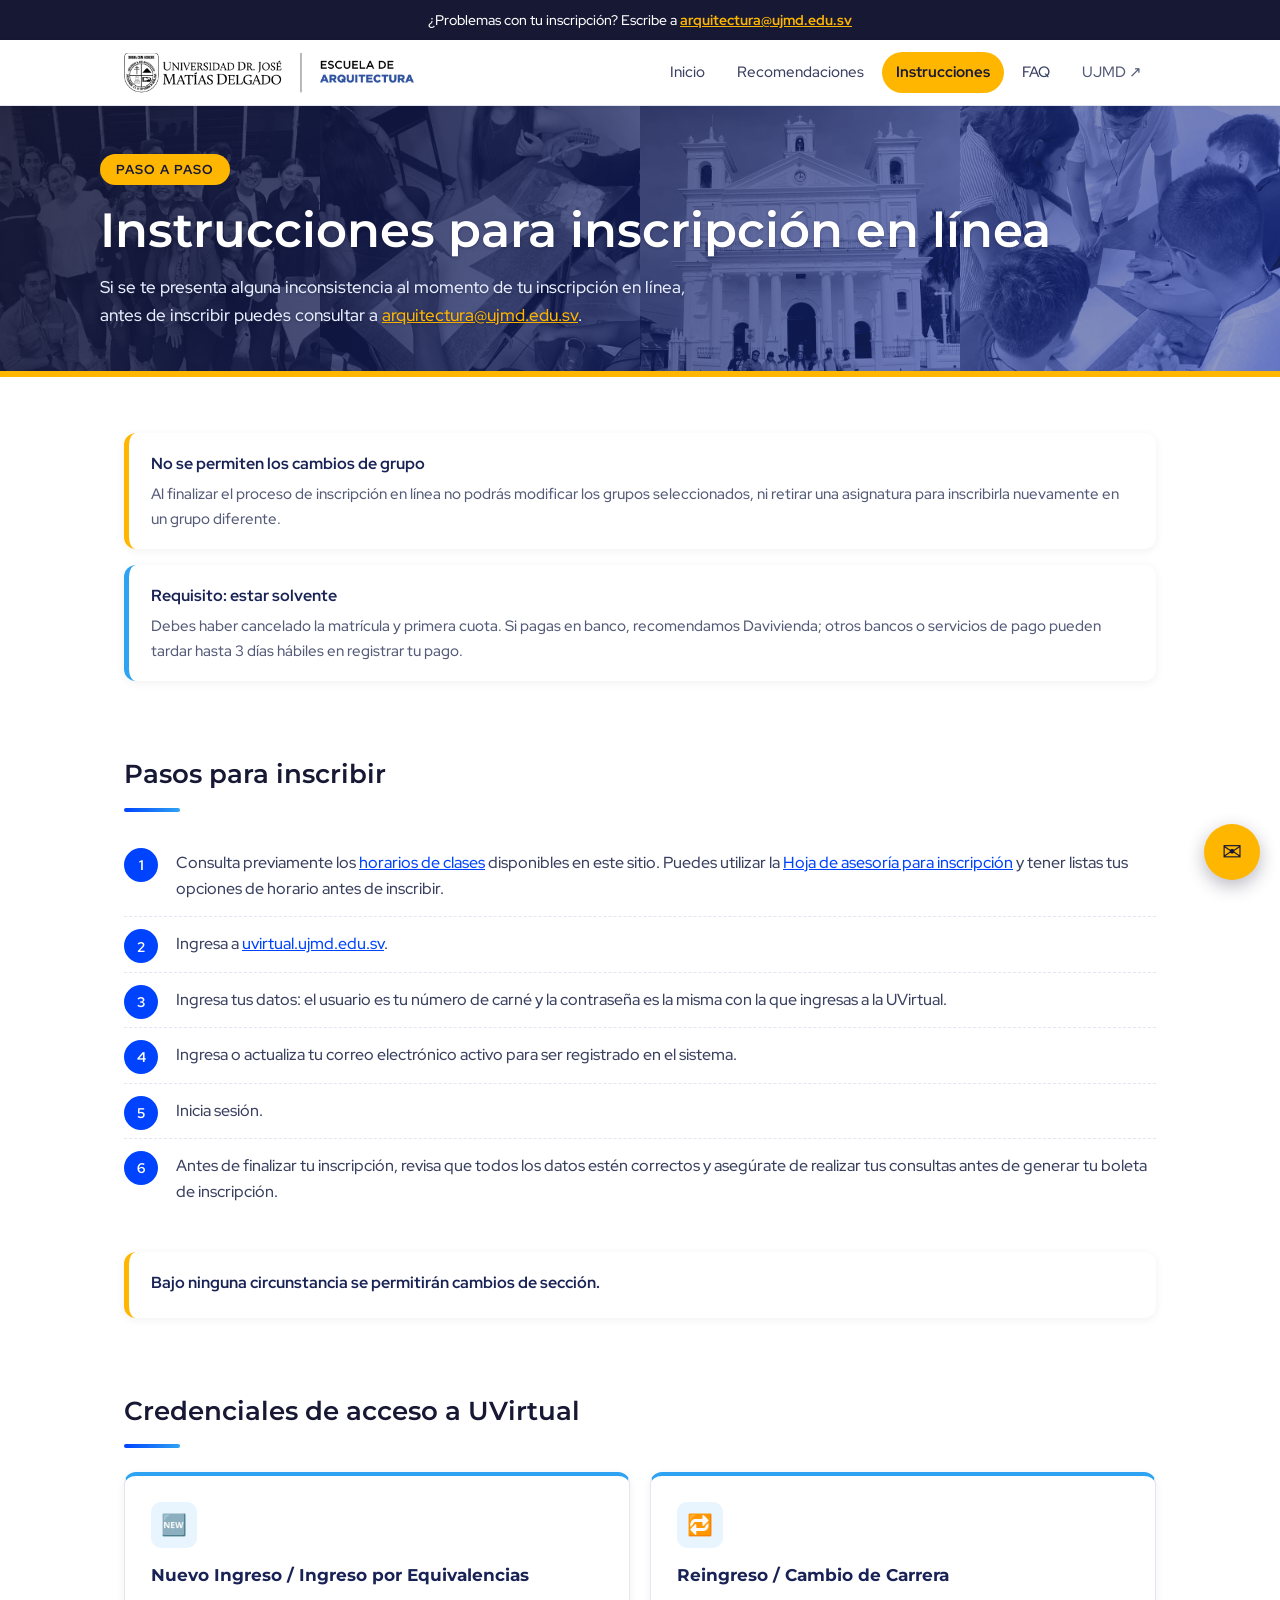
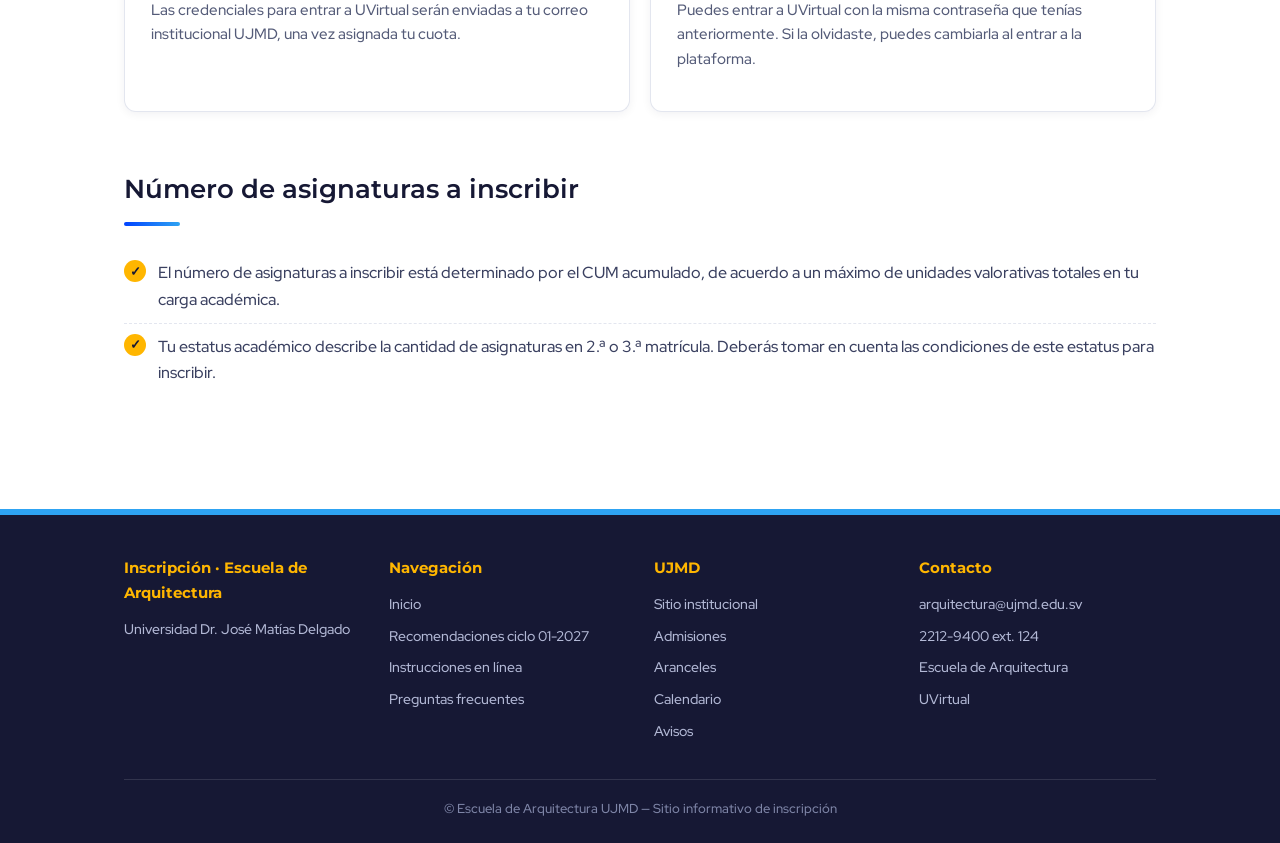
<file: instrucciones.html>
<!DOCTYPE html>
<html lang="es">
<head>
  <meta charset="UTF-8">
  <meta name="viewport" content="width=device-width, initial-scale=1.0">
  <title>Instrucciones para inscripción en línea | Escuela de Arquitectura UJMD</title>
  <meta name="description" content="Paso a paso para inscribir tus asignaturas en línea a través de la UVirtual UJMD.">
  <link rel="preconnect" href="https://fonts.googleapis.com">
  <link href="https://fonts.googleapis.com/css2?family=Montserrat:wght@500;600;700&family=Red+Hat+Display:wght@400;500;700&display=swap" rel="stylesheet">
  <link rel="stylesheet" href="styles.css">
  <script src="ciclo.js"></script>
  <script src="plantilla.js"></script>
</head>
<body>

  <sitio-encabezado activo="instrucciones"></sitio-encabezado>

  <section class="hero hero-interno">
    <div class="hero-contenido">
      <span class="etiqueta">Paso a paso</span>
      <h1>Instrucciones para inscripción en línea</h1>
      <p>Si se te presenta alguna inconsistencia al momento de tu inscripción en línea, antes de inscribir puedes consultar a <a href="mailto:arquitectura@ujmd.edu.sv">arquitectura@ujmd.edu.sv</a>.</p>
    </div>
  </section>

  <main>
    <section class="seccion">
      <div class="contenedor">
        <div class="alerta alerta-amarilla">
          <strong>No se permiten los cambios de grupo</strong>
          <p>Al finalizar el proceso de inscripción en línea no podrás modificar los grupos seleccionados, ni retirar una asignatura para inscribirla nuevamente en un grupo diferente.</p>
        </div>
        <div class="alerta alerta-gris">
          <strong>Requisito: estar solvente</strong>
          <p>Debes haber cancelado la matrícula y primera cuota. Si pagas en banco, recomendamos Davivienda; otros bancos o servicios de pago pueden tardar hasta 3 días hábiles en registrar tu pago.</p>
        </div>
      </div>
    </section>

    <section class="seccion pt-0">
      <div class="contenedor">
        <h2 class="seccion-titulo">Pasos para inscribir</h2>
        <div class="linea-acento"></div>
        <ol class="lista-numerada">
          <li>Consulta previamente los <a href="index.html">horarios de clases</a> disponibles en este sitio. Puedes utilizar la <a href="#" data-ciclo-href="enlaces.hojaAsesoria" target="_blank" rel="noopener">Hoja de asesoría para inscripción</a> y tener listas tus opciones de horario antes de inscribir.</li>
          <li>Ingresa a <a href="https://uvirtual.ujmd.edu.sv/" target="_blank" rel="noopener">uvirtual.ujmd.edu.sv</a>.</li>
          <li>Ingresa tus datos: el usuario es tu número de carné y la contraseña es la misma con la que ingresas a la UVirtual.</li>
          <li>Ingresa o actualiza tu correo electrónico activo para ser registrado en el sistema.</li>
          <li>Inicia sesión.</li>
          <li>Antes de finalizar tu inscripción, revisa que todos los datos estén correctos y asegúrate de realizar tus consultas antes de generar tu boleta de inscripción.</li>
        </ol>
        <div class="alerta alerta-amarilla mt-32">
          <strong>Bajo ninguna circunstancia se permitirán cambios de sección.</strong>
        </div>
      </div>
    </section>

    <section class="seccion pt-0">
      <div class="contenedor">
        <h2 class="seccion-titulo">Credenciales de acceso a UVirtual</h2>
        <div class="linea-acento"></div>
        <div class="tarjetas">
          <div class="tarjeta">
            <div class="icono">🆕</div>
            <h3>Nuevo Ingreso / Ingreso por Equivalencias</h3>
            <p>Las credenciales para entrar a UVirtual serán enviadas a tu correo institucional UJMD, una vez asignada tu cuota.</p>
          </div>
          <div class="tarjeta">
            <div class="icono">🔁</div>
            <h3>Reingreso / Cambio de Carrera</h3>
            <p>Puedes entrar a UVirtual con la misma contraseña que tenías anteriormente. Si la olvidaste, puedes cambiarla al entrar a la plataforma.</p>
          </div>
        </div>
      </div>
    </section>

    <section class="seccion pt-0">
      <div class="contenedor">
        <h2 class="seccion-titulo">Número de asignaturas a inscribir</h2>
        <div class="linea-acento"></div>
        <ul class="lista-check">
          <li>El número de asignaturas a inscribir está determinado por el CUM acumulado, de acuerdo a un máximo de unidades valorativas totales en tu carga académica.</li>
          <li>Tu estatus académico describe la cantidad de asignaturas en 2.ª o 3.ª matrícula. Deberás tomar en cuenta las condiciones de este estatus para inscribir.</li>
        </ul>
      </div>
    </section>
  </main>

  <sitio-pie></sitio-pie>

  <script src="script.js"></script>
</body>
</html>
</file>
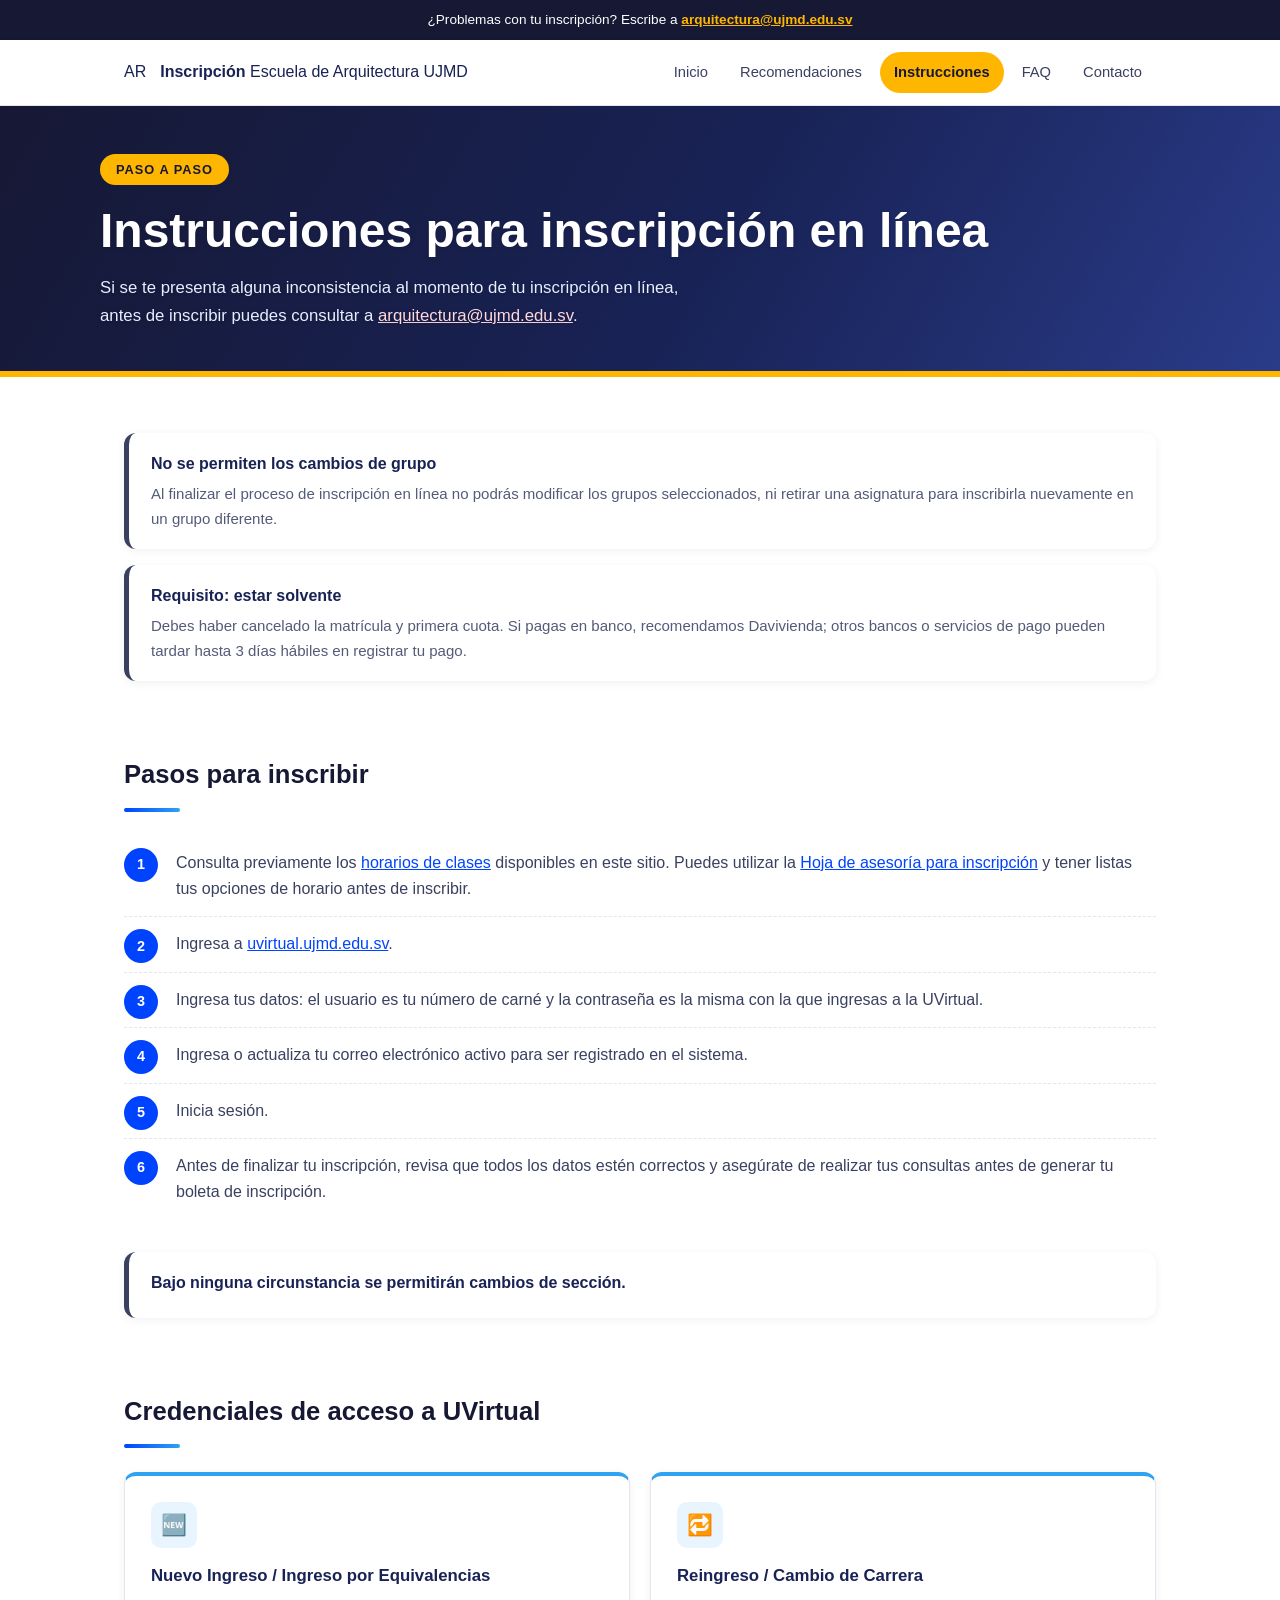
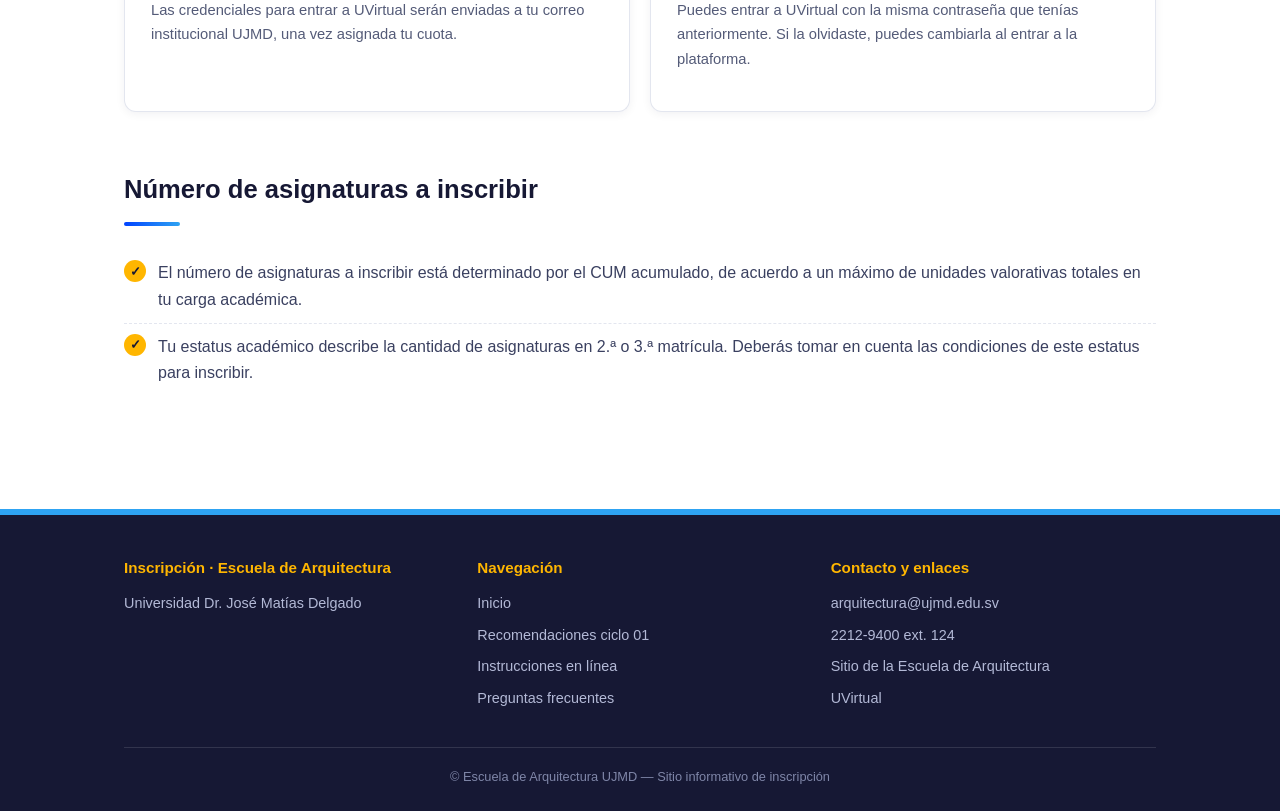
<file: INSTRU~1.HTM>
<!DOCTYPE html>
<html lang="es">
<head>
  <meta charset="UTF-8">
  <meta name="viewport" content="width=device-width, initial-scale=1.0">
  <title>Instrucciones para inscripción en línea | Escuela de Arquitectura UJMD</title>
  <meta name="description" content="Paso a paso para inscribir tus asignaturas en línea a través de la UVirtual UJMD.">
  <link rel="preconnect" href="https://fonts.googleapis.com">
  <link href="https://fonts.googleapis.com/css2?family=Inter:wght@400;500;600;700;800&display=swap" rel="stylesheet">
  <link rel="stylesheet" href="styles.css">
</head>
<body>

  <div class="aviso-superior">
    ¿Problemas con tu inscripción? Escribe a <a href="mailto:arquitectura@ujmd.edu.sv">arquitectura@ujmd.edu.sv</a>
  </div>

  <header class="header">
    <nav class="nav">
      <a href="index.html" class="logo">
        <span class="logo-marca">AR</span>
        <span class="logo-texto">
          <strong>Inscripción</strong>
          <span>Escuela de Arquitectura UJMD</span>
        </span>
      </a>
      <button class="btn-menu" aria-label="Abrir menú">☰</button>
      <ul class="menu">
        <li><a href="index.html">Inicio</a></li>
        <li><a href="recomendaciones.html">Recomendaciones</a></li>
        <li><a href="instrucciones.html" class="activo">Instrucciones</a></li>
        <li><a href="faq.html">FAQ</a></li>
        <li><a href="mailto:arquitectura@ujmd.edu.sv">Contacto</a></li>
      </ul>
    </nav>
  </header>

  <section class="hero hero-interno">
    <div class="hero-contenido">
      <span class="etiqueta">Paso a paso</span>
      <h1>Instrucciones para inscripción en línea</h1>
      <p>Si se te presenta alguna inconsistencia al momento de tu inscripción en línea, antes de inscribir puedes consultar a <a href="mailto:arquitectura@ujmd.edu.sv" style="color:#ffd9db;">arquitectura@ujmd.edu.sv</a>.</p>
    </div>
  </section>

  <main>
    <section class="seccion">
      <div class="contenedor">
        <div class="alerta alerta-roja">
          <strong>No se permiten los cambios de grupo</strong>
          <p>Al finalizar el proceso de inscripción en línea no podrás modificar los grupos seleccionados, ni retirar una asignatura para inscribirla nuevamente en un grupo diferente.</p>
        </div>
        <div class="alerta alerta-ambar">
          <strong>Requisito: estar solvente</strong>
          <p>Debes haber cancelado la matrícula y primera cuota. Si pagas en banco, recomendamos Davivienda; otros bancos o servicios de pago pueden tardar hasta 3 días hábiles en registrar tu pago.</p>
        </div>
      </div>
    </section>

    <section class="seccion" style="padding-top:0;">
      <div class="contenedor">
        <h2 class="seccion-titulo">Pasos para inscribir</h2>
        <div class="linea-acento"></div>
        <ol class="lista-numerada">
          <li>Consulta previamente los <a href="index.html">horarios de clases</a> disponibles en este sitio. Puedes utilizar la <a href="https://docs.google.com/document/d/15p5K80oAelcqt8tGNRQlPJ7tnhvFVyxe" target="_blank" rel="noopener">Hoja de asesoría para inscripción</a> y tener listas tus opciones de horario antes de inscribir.</li>
          <li>Ingresa a <a href="http://uvirtual.ujmd.edu.sv/" target="_blank" rel="noopener">uvirtual.ujmd.edu.sv</a>.</li>
          <li>Ingresa tus datos: el usuario es tu número de carné y la contraseña es la misma con la que ingresas a la UVirtual.</li>
          <li>Ingresa o actualiza tu correo electrónico activo para ser registrado en el sistema.</li>
          <li>Inicia sesión.</li>
          <li>Antes de finalizar tu inscripción, revisa que todos los datos estén correctos y asegúrate de realizar tus consultas antes de generar tu boleta de inscripción.</li>
        </ol>
        <div class="alerta alerta-roja mt-32">
          <strong>Bajo ninguna circunstancia se permitirán cambios de sección.</strong>
        </div>
      </div>
    </section>

    <section class="seccion" style="padding-top:0;">
      <div class="contenedor">
        <h2 class="seccion-titulo">Credenciales de acceso a UVirtual</h2>
        <div class="linea-acento"></div>
        <div class="tarjetas">
          <div class="tarjeta">
            <div class="icono">🆕</div>
            <h3>Nuevo Ingreso / Ingreso por Equivalencias</h3>
            <p>Las credenciales para entrar a UVirtual serán enviadas a tu correo institucional UJMD, una vez asignada tu cuota.</p>
          </div>
          <div class="tarjeta">
            <div class="icono">🔁</div>
            <h3>Reingreso / Cambio de Carrera</h3>
            <p>Puedes entrar a UVirtual con la misma contraseña que tenías anteriormente. Si la olvidaste, puedes cambiarla al entrar a la plataforma.</p>
          </div>
        </div>
      </div>
    </section>

    <section class="seccion" style="padding-top:0;">
      <div class="contenedor">
        <h2 class="seccion-titulo">Número de asignaturas a inscribir</h2>
        <div class="linea-acento"></div>
        <ul class="lista-check">
          <li>El número de asignaturas a inscribir está determinado por el CUM acumulado, de acuerdo a un máximo de unidades valorativas totales en tu carga académica.</li>
          <li>Tu estatus académico describe la cantidad de asignaturas en 2.ª o 3.ª matrícula. Deberás tomar en cuenta las condiciones de este estatus para inscribir.</li>
        </ul>
      </div>
    </section>
  </main>

  <footer class="footer">
    <div class="contenedor">
      <div class="footer-grid">
        <div>
          <h4>Inscripción · Escuela de Arquitectura</h4>
          <p>Universidad Dr. José Matías Delgado</p>
        </div>
        <div>
          <h4>Navegación</h4>
          <ul>
            <li><a href="index.html">Inicio</a></li>
            <li><a href="recomendaciones.html">Recomendaciones ciclo 01</a></li>
            <li><a href="instrucciones.html">Instrucciones en línea</a></li>
            <li><a href="faq.html">Preguntas frecuentes</a></li>
          </ul>
        </div>
        <div>
          <h4>Contacto y enlaces</h4>
          <ul>
            <li><a href="mailto:arquitectura@ujmd.edu.sv">arquitectura@ujmd.edu.sv</a></li>
            <li><a href="tel:+50322129400">2212-9400 ext. 124</a></li>
            <li><a href="https://www.ujmd.edu.sv/facultades/escuela-de-arquitectura/" target="_blank" rel="noopener">Sitio de la Escuela de Arquitectura</a></li>
            <li><a href="http://uvirtual.ujmd.edu.sv/" target="_blank" rel="noopener">UVirtual</a></li>
          </ul>
        </div>
      </div>
      <div class="footer-legal">© Escuela de Arquitectura UJMD — Sitio informativo de inscripción</div>
    </div>
  </footer>

  <script src="script.js"></script>
</body>
</html>
</file>
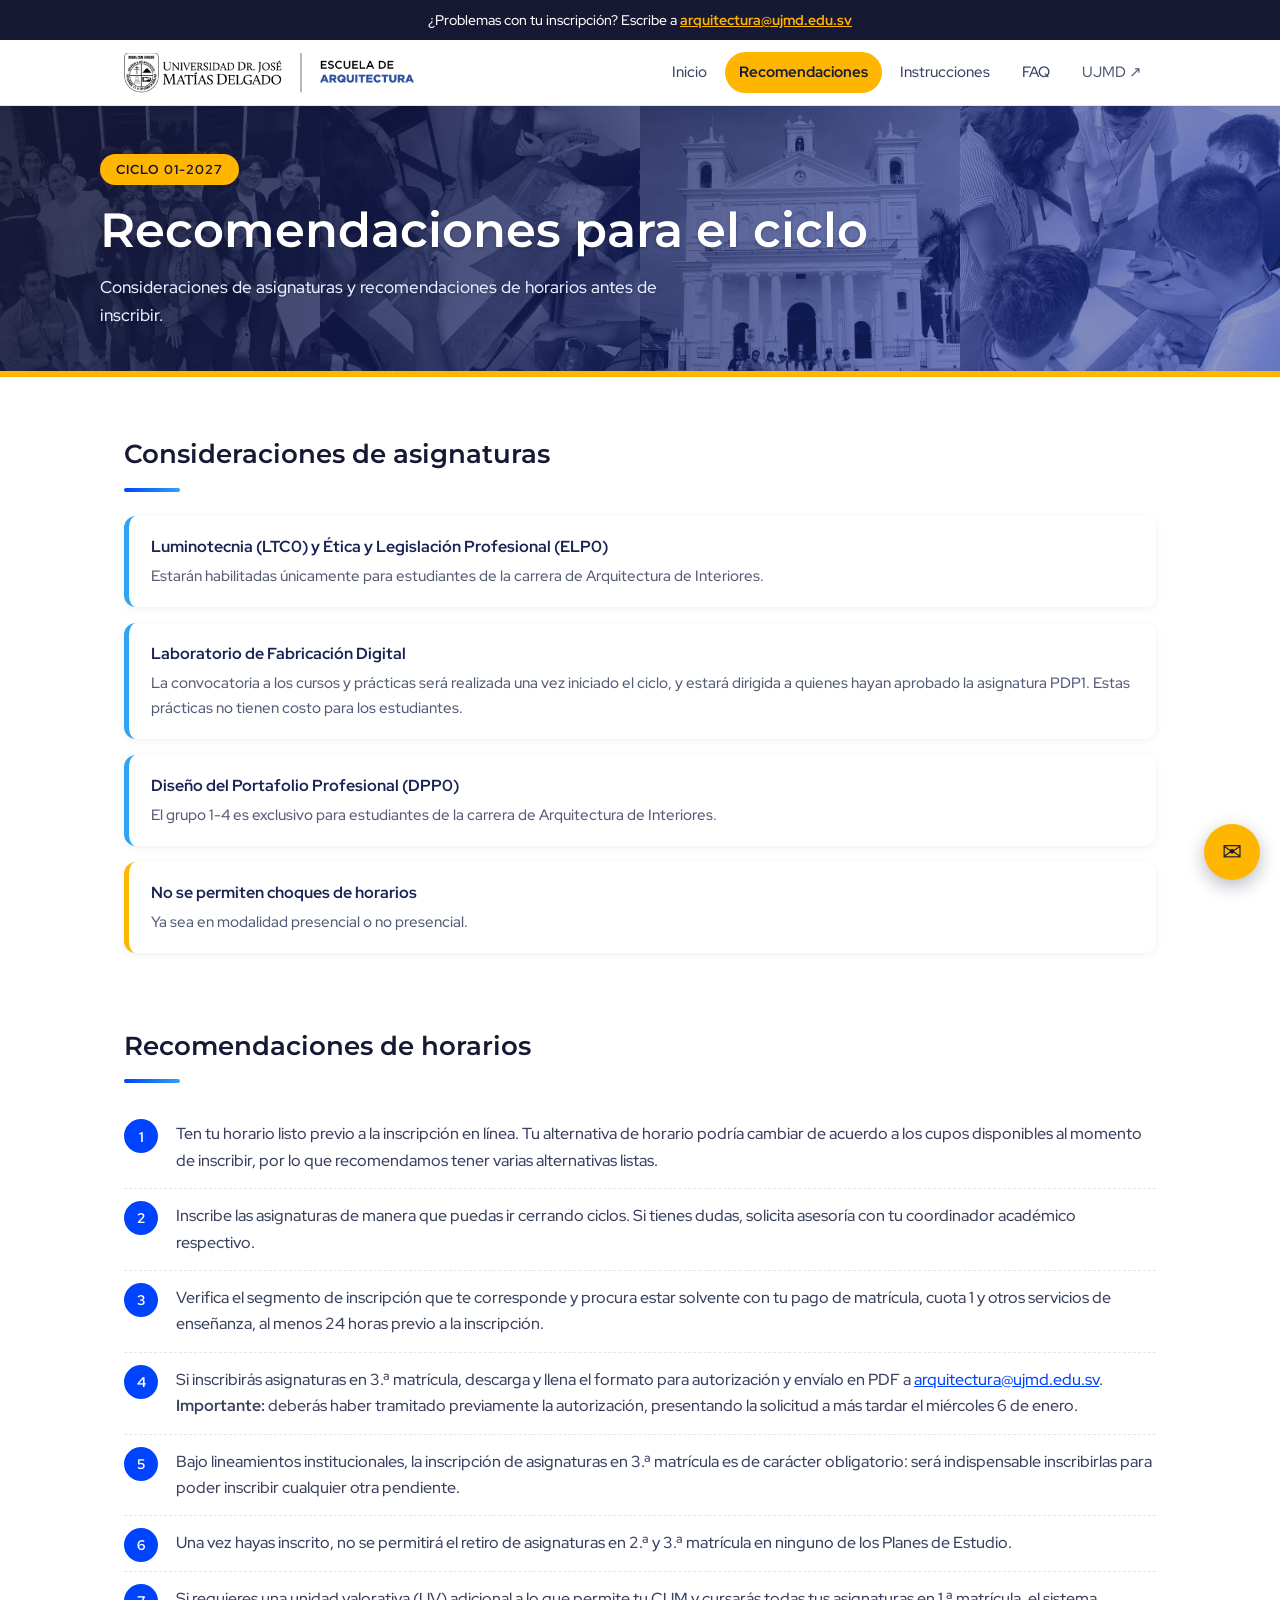
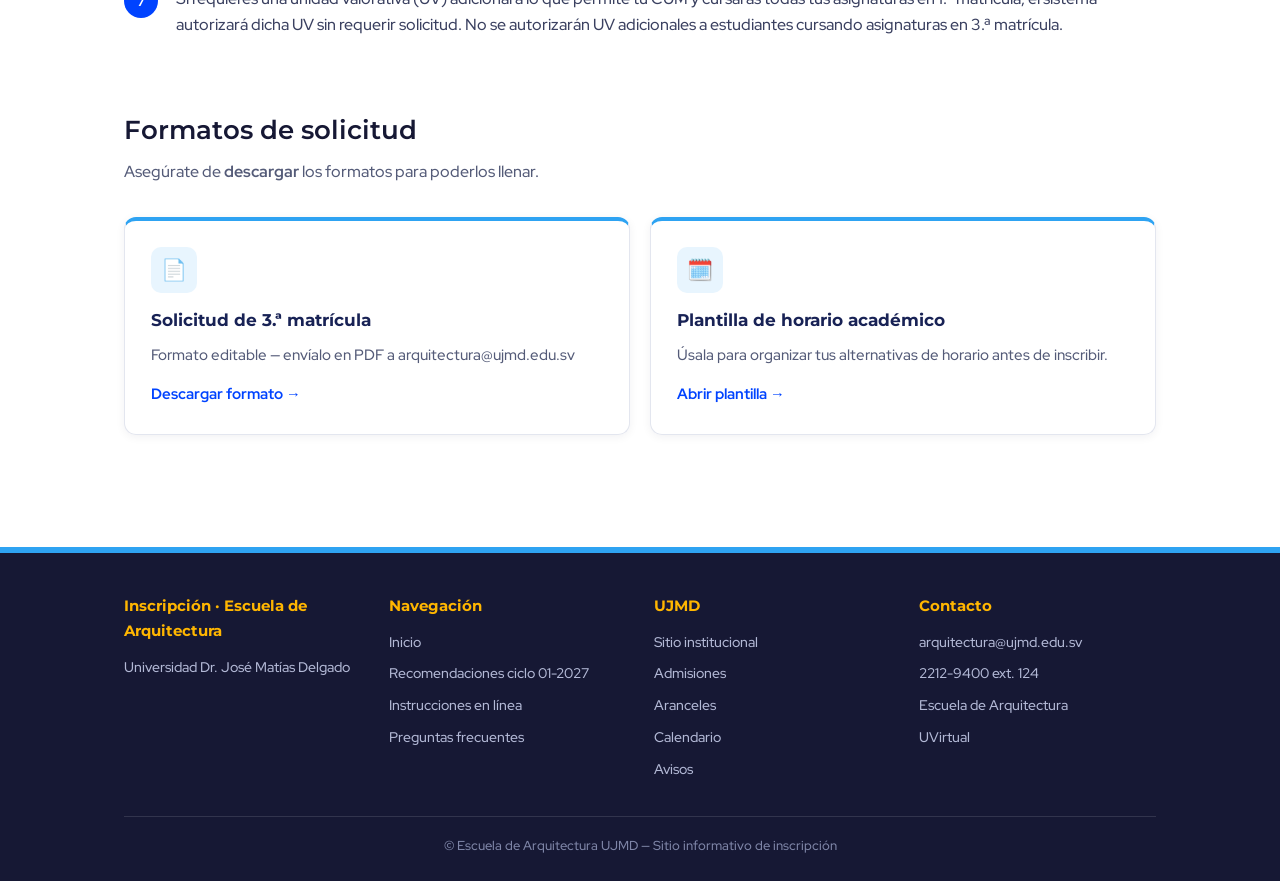
<file: recomendaciones.html>
<!DOCTYPE html>
<html lang="es">
<head>
  <meta charset="UTF-8">
  <meta name="viewport" content="width=device-width, initial-scale=1.0">
  <title>Recomendaciones ciclo 01-2027 | Inscripción — Escuela de Arquitectura UJMD</title>
  <meta name="description" content="Consideraciones de asignaturas y recomendaciones de horarios para el ciclo 01-2027.">
  <link rel="preconnect" href="https://fonts.googleapis.com">
  <link href="https://fonts.googleapis.com/css2?family=Montserrat:wght@500;600;700&family=Red+Hat+Display:wght@400;500;700&display=swap" rel="stylesheet">
  <link rel="stylesheet" href="styles.css">
  <script src="ciclo.js"></script>
  <script src="plantilla.js"></script>
</head>
<body>

  <sitio-encabezado activo="recomendaciones"></sitio-encabezado>

  <section class="hero hero-interno">
    <div class="hero-contenido">
      <span class="etiqueta">Ciclo <span data-ciclo="numero"></span></span>
      <h1>Recomendaciones para el ciclo</h1>
      <p>Consideraciones de asignaturas y recomendaciones de horarios antes de inscribir.</p>
    </div>
  </section>

  <main>
    <section class="seccion">
      <div class="contenedor">
        <h2 class="seccion-titulo">Consideraciones de asignaturas</h2>
        <div class="linea-acento"></div>
        <!-- Avisos de asignaturas: se editan en ciclo.js -->
        <div data-ciclo-lista="avisosAsignaturas"></div>
      </div>
    </section>

    <section class="seccion pt-0">
      <div class="contenedor">
        <h2 class="seccion-titulo">Recomendaciones de horarios</h2>
        <div class="linea-acento"></div>
        <ol class="lista-numerada">
          <li>Ten tu horario listo previo a la inscripción en línea. Tu alternativa de horario podría cambiar de acuerdo a los cupos disponibles al momento de inscribir, por lo que recomendamos tener varias alternativas listas.</li>
          <li>Inscribe las asignaturas de manera que puedas ir cerrando ciclos. Si tienes dudas, solicita asesoría con tu coordinador académico respectivo.</li>
          <li>Verifica el segmento de inscripción que te corresponde y procura estar solvente con tu pago de matrícula, cuota 1 y otros servicios de enseñanza, al menos 24 horas previo a la inscripción.</li>
          <li>Si inscribirás asignaturas en 3.ª matrícula, descarga y llena el formato para autorización y envíalo en PDF a <a href="mailto:arquitectura@ujmd.edu.sv">arquitectura@ujmd.edu.sv</a>. <strong>Importante:</strong> deberás haber tramitado previamente la autorización, presentando la solicitud a más tardar el <span data-ciclo="fechaLimite3aMatricula"></span>.</li>
          <li>Bajo lineamientos institucionales, la inscripción de asignaturas en 3.ª matrícula es de carácter obligatorio: será indispensable inscribirlas para poder inscribir cualquier otra pendiente.</li>
          <li>Una vez hayas inscrito, no se permitirá el retiro de asignaturas en 2.ª y 3.ª matrícula en ninguno de los Planes de Estudio.</li>
          <li>Si requieres una unidad valorativa (UV) adicional a lo que permite tu CUM y cursarás todas tus asignaturas en 1.ª matrícula, el sistema autorizará dicha UV sin requerir solicitud. No se autorizarán UV adicionales a estudiantes cursando asignaturas en 3.ª matrícula.</li>
        </ol>
      </div>
    </section>

    <section class="seccion pt-0">
      <div class="contenedor">
        <h2 class="seccion-titulo">Formatos de solicitud</h2>
        <p class="seccion-sub">Asegúrate de <strong>descargar</strong> los formatos para poderlos llenar.</p>
        <div class="tarjetas">
          <a class="tarjeta tarjeta-enlace" href="#" data-ciclo-href="enlaces.formato3aMatricula" target="_blank" rel="noopener">
            <div class="icono">📄</div>
            <h3>Solicitud de 3.ª matrícula</h3>
            <p>Formato editable — envíalo en PDF a arquitectura@ujmd.edu.sv</p>
            <span class="enlace">Descargar formato →</span>
          </a>
          <a class="tarjeta tarjeta-enlace" href="#" data-ciclo-href="enlaces.plantillaHorario" target="_blank" rel="noopener">
            <div class="icono">🗓️</div>
            <h3>Plantilla de horario académico</h3>
            <p>Úsala para organizar tus alternativas de horario antes de inscribir.</p>
            <span class="enlace">Abrir plantilla →</span>
          </a>
        </div>
      </div>
    </section>
  </main>

  <sitio-pie></sitio-pie>

  <script src="script.js"></script>
</body>
</html>
</file>
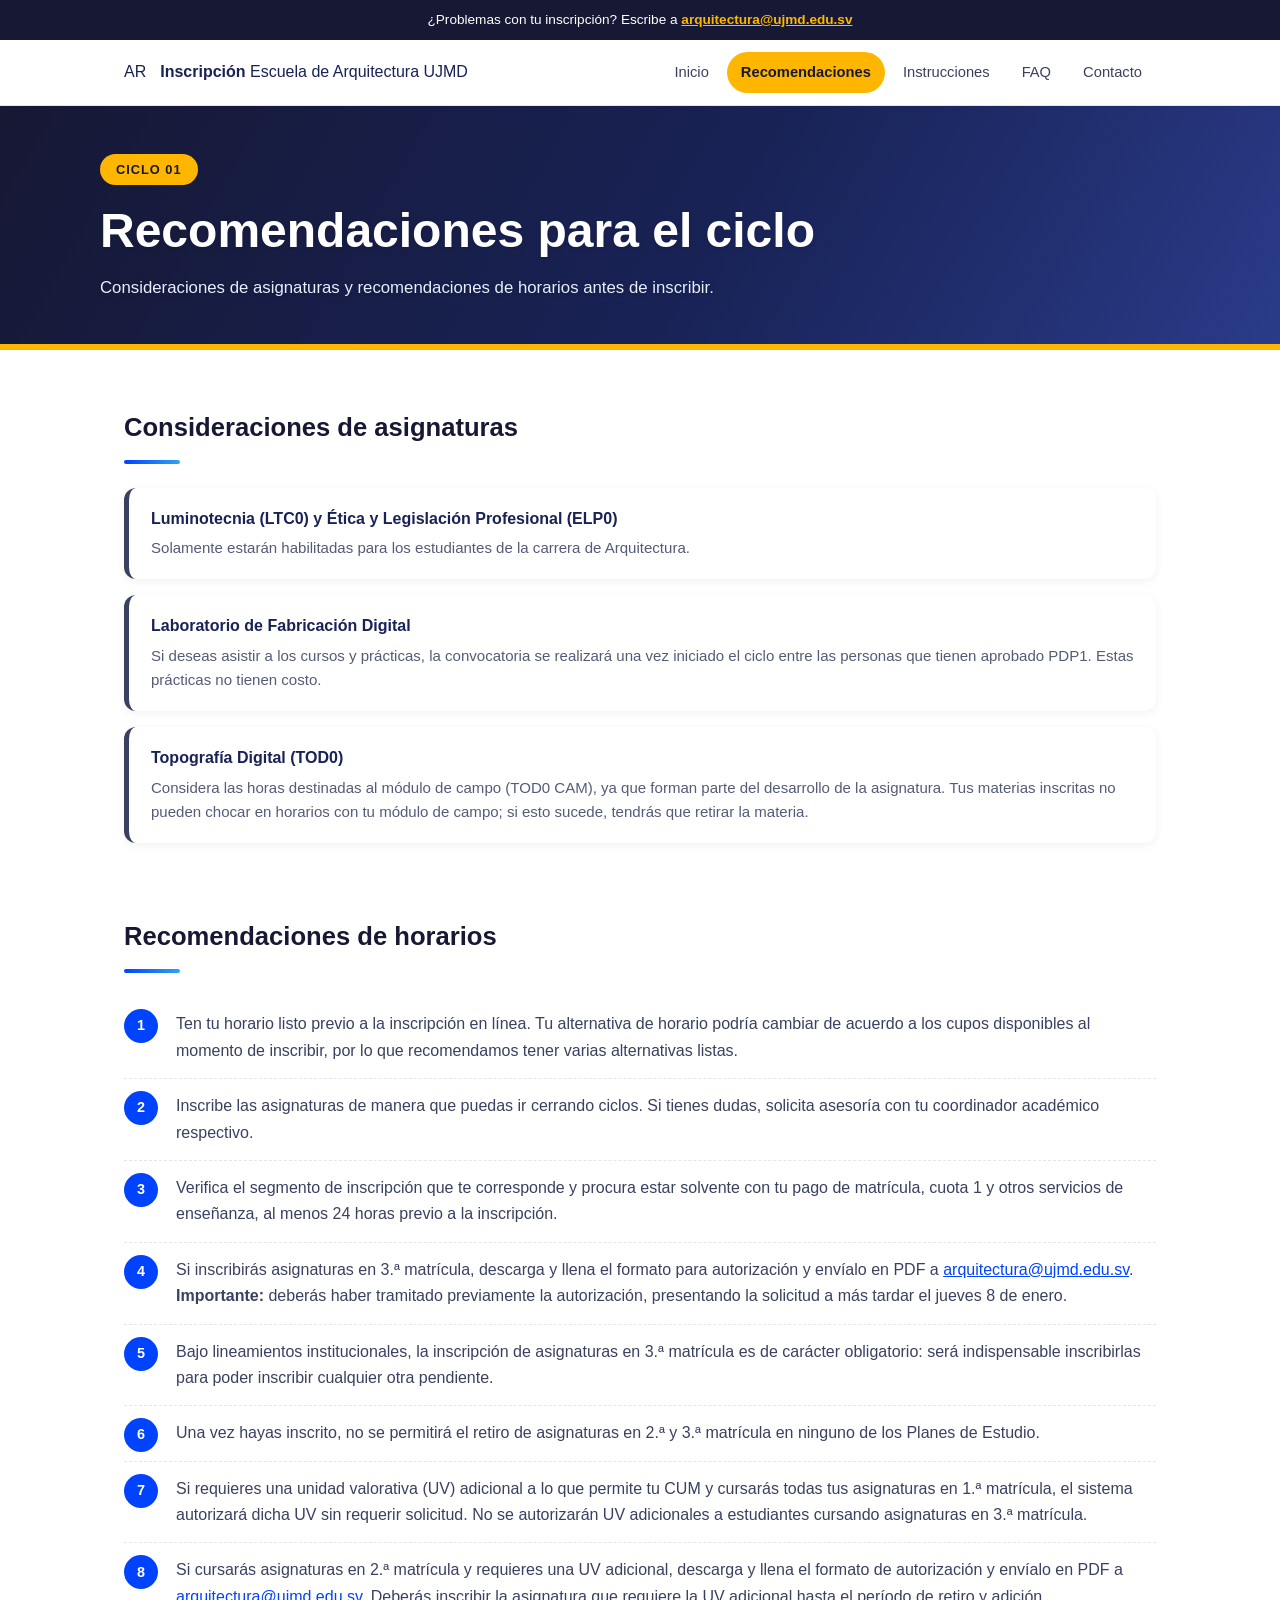
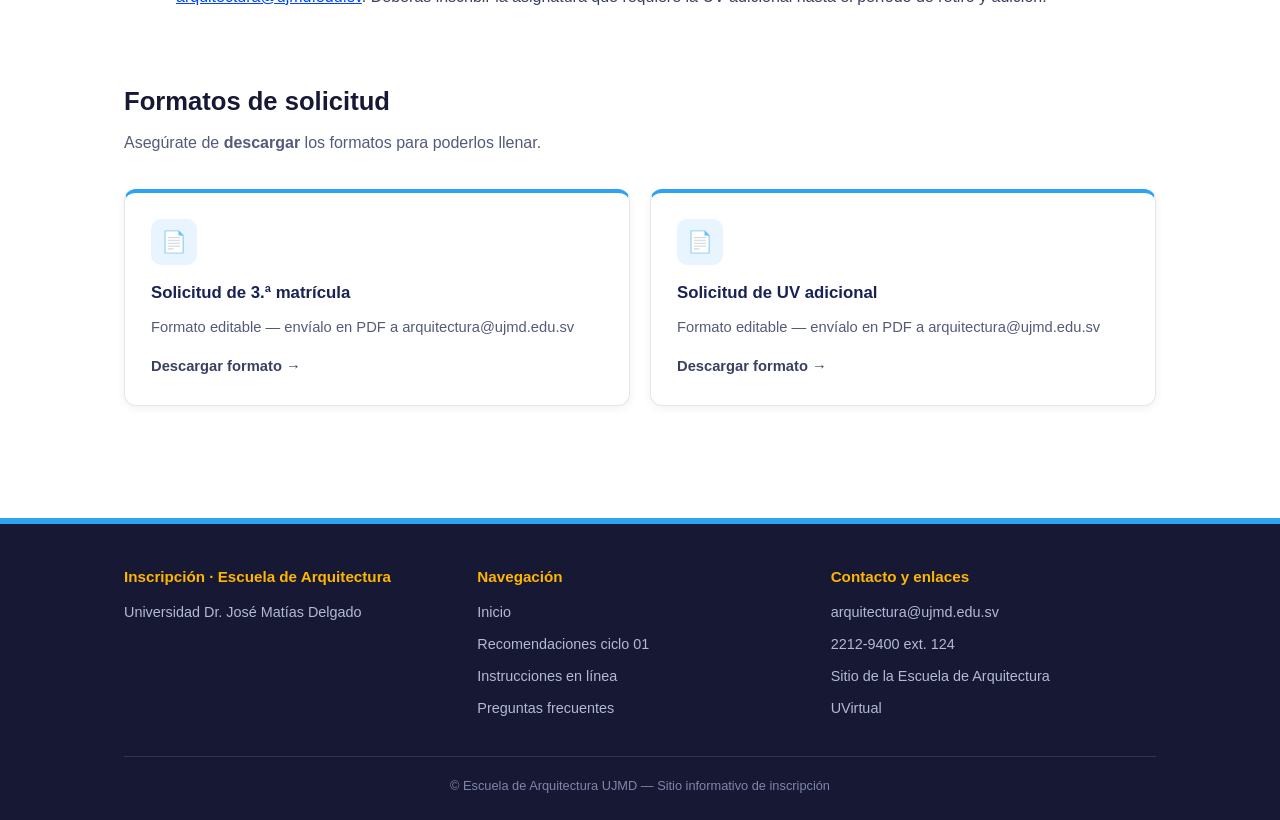
<file: RECOME~1.HTM>
<!DOCTYPE html>
<html lang="es">
<head>
  <meta charset="UTF-8">
  <meta name="viewport" content="width=device-width, initial-scale=1.0">
  <title>Recomendaciones ciclo 01 | Inscripción — Escuela de Arquitectura UJMD</title>
  <meta name="description" content="Consideraciones de asignaturas y recomendaciones de horarios para el ciclo 01.">
  <link rel="preconnect" href="https://fonts.googleapis.com">
  <link href="https://fonts.googleapis.com/css2?family=Inter:wght@400;500;600;700;800&display=swap" rel="stylesheet">
  <link rel="stylesheet" href="styles.css">
</head>
<body>

  <div class="aviso-superior">
    ¿Problemas con tu inscripción? Escribe a <a href="mailto:arquitectura@ujmd.edu.sv">arquitectura@ujmd.edu.sv</a>
  </div>

  <header class="header">
    <nav class="nav">
      <a href="index.html" class="logo">
        <span class="logo-marca">AR</span>
        <span class="logo-texto">
          <strong>Inscripción</strong>
          <span>Escuela de Arquitectura UJMD</span>
        </span>
      </a>
      <button class="btn-menu" aria-label="Abrir menú">☰</button>
      <ul class="menu">
        <li><a href="index.html">Inicio</a></li>
        <li><a href="recomendaciones.html" class="activo">Recomendaciones</a></li>
        <li><a href="instrucciones.html">Instrucciones</a></li>
        <li><a href="faq.html">FAQ</a></li>
        <li><a href="mailto:arquitectura@ujmd.edu.sv">Contacto</a></li>
      </ul>
    </nav>
  </header>

  <section class="hero hero-interno">
    <div class="hero-contenido">
      <span class="etiqueta">Ciclo 01</span>
      <h1>Recomendaciones para el ciclo</h1>
      <p>Consideraciones de asignaturas y recomendaciones de horarios antes de inscribir.</p>
    </div>
  </section>

  <main>
    <section class="seccion">
      <div class="contenedor">
        <h2 class="seccion-titulo">Consideraciones de asignaturas</h2>
        <div class="linea-acento"></div>
        <div class="alerta alerta-azul">
          <strong>Luminotecnia (LTC0) y Ética y Legislación Profesional (ELP0)</strong>
          <p>Solamente estarán habilitadas para los estudiantes de la carrera de Arquitectura.</p>
        </div>
        <div class="alerta alerta-azul">
          <strong>Laboratorio de Fabricación Digital</strong>
          <p>Si deseas asistir a los cursos y prácticas, la convocatoria se realizará una vez iniciado el ciclo entre las personas que tienen aprobado PDP1. Estas prácticas no tienen costo.</p>
        </div>
        <div class="alerta alerta-ambar">
          <strong>Topografía Digital (TOD0)</strong>
          <p>Considera las horas destinadas al módulo de campo (TOD0 CAM), ya que forman parte del desarrollo de la asignatura. Tus materias inscritas no pueden chocar en horarios con tu módulo de campo; si esto sucede, tendrás que retirar la materia.</p>
        </div>
      </div>
    </section>

    <section class="seccion" style="padding-top:0;">
      <div class="contenedor">
        <h2 class="seccion-titulo">Recomendaciones de horarios</h2>
        <div class="linea-acento"></div>
        <ol class="lista-numerada">
          <li>Ten tu horario listo previo a la inscripción en línea. Tu alternativa de horario podría cambiar de acuerdo a los cupos disponibles al momento de inscribir, por lo que recomendamos tener varias alternativas listas.</li>
          <li>Inscribe las asignaturas de manera que puedas ir cerrando ciclos. Si tienes dudas, solicita asesoría con tu coordinador académico respectivo.</li>
          <li>Verifica el segmento de inscripción que te corresponde y procura estar solvente con tu pago de matrícula, cuota 1 y otros servicios de enseñanza, al menos 24 horas previo a la inscripción.</li>
          <li>Si inscribirás asignaturas en 3.ª matrícula, descarga y llena el formato para autorización y envíalo en PDF a <a href="mailto:arquitectura@ujmd.edu.sv">arquitectura@ujmd.edu.sv</a>. <strong>Importante:</strong> deberás haber tramitado previamente la autorización, presentando la solicitud a más tardar el jueves 8 de enero.</li>
          <li>Bajo lineamientos institucionales, la inscripción de asignaturas en 3.ª matrícula es de carácter obligatorio: será indispensable inscribirlas para poder inscribir cualquier otra pendiente.</li>
          <li>Una vez hayas inscrito, no se permitirá el retiro de asignaturas en 2.ª y 3.ª matrícula en ninguno de los Planes de Estudio.</li>
          <li>Si requieres una unidad valorativa (UV) adicional a lo que permite tu CUM y cursarás todas tus asignaturas en 1.ª matrícula, el sistema autorizará dicha UV sin requerir solicitud. No se autorizarán UV adicionales a estudiantes cursando asignaturas en 3.ª matrícula.</li>
          <li>Si cursarás asignaturas en 2.ª matrícula y requieres una UV adicional, descarga y llena el formato de autorización y envíalo en PDF a <a href="mailto:arquitectura@ujmd.edu.sv">arquitectura@ujmd.edu.sv</a>. Deberás inscribir la asignatura que requiere la UV adicional hasta el período de retiro y adición.</li>
        </ol>
      </div>
    </section>

    <section class="seccion" style="padding-top:0;">
      <div class="contenedor">
        <h2 class="seccion-titulo">Formatos de solicitud</h2>
        <p class="seccion-sub">Asegúrate de <strong>descargar</strong> los formatos para poderlos llenar.</p>
        <div class="tarjetas">
          <a class="tarjeta tarjeta-enlace" href="https://docs.google.com/document/d/1ooplPmo3fWcnGAQLoOipXJLfIvERY1R8" target="_blank" rel="noopener">
            <div class="icono">📄</div>
            <h3>Solicitud de 3.ª matrícula</h3>
            <p>Formato editable — envíalo en PDF a arquitectura@ujmd.edu.sv</p>
            <span class="enlace" style="color:var(--rojo); font-weight:600;">Descargar formato →</span>
          </a>
          <a class="tarjeta tarjeta-enlace" href="https://docs.google.com/document/d/12dO0rr0mxJ8G9mt23M3wtir_IjLqzX0n" target="_blank" rel="noopener">
            <div class="icono">📄</div>
            <h3>Solicitud de UV adicional</h3>
            <p>Formato editable — envíalo en PDF a arquitectura@ujmd.edu.sv</p>
            <span class="enlace" style="color:var(--rojo); font-weight:600;">Descargar formato →</span>
          </a>
        </div>
      </div>
    </section>
  </main>

  <footer class="footer">
    <div class="contenedor">
      <div class="footer-grid">
        <div>
          <h4>Inscripción · Escuela de Arquitectura</h4>
          <p>Universidad Dr. José Matías Delgado</p>
        </div>
        <div>
          <h4>Navegación</h4>
          <ul>
            <li><a href="index.html">Inicio</a></li>
            <li><a href="recomendaciones.html">Recomendaciones ciclo 01</a></li>
            <li><a href="instrucciones.html">Instrucciones en línea</a></li>
            <li><a href="faq.html">Preguntas frecuentes</a></li>
          </ul>
        </div>
        <div>
          <h4>Contacto y enlaces</h4>
          <ul>
            <li><a href="mailto:arquitectura@ujmd.edu.sv">arquitectura@ujmd.edu.sv</a></li>
            <li><a href="tel:+50322129400">2212-9400 ext. 124</a></li>
            <li><a href="https://www.ujmd.edu.sv/facultades/escuela-de-arquitectura/" target="_blank" rel="noopener">Sitio de la Escuela de Arquitectura</a></li>
            <li><a href="http://uvirtual.ujmd.edu.sv/" target="_blank" rel="noopener">UVirtual</a></li>
          </ul>
        </div>
      </div>
      <div class="footer-legal">© Escuela de Arquitectura UJMD — Sitio informativo de inscripción</div>
    </div>
  </footer>

  <script src="script.js"></script>
</body>
</html>
</file>
<file: styles.css>
/* ============================================
   Sitio de Inscripción — Escuela de Arquitectura UJMD
   Paleta cromática complementaria UJMD
   (Manual de Marca UJMD, p. 48) + acentos celeste
   y azul vivo de ujmd.edu.sv
   ============================================ */

:root {
  /* Colores de marca (HEX oficiales) */
  --amarillo: #ffb600;        /* Amarillo UJMD */
  --azul-neon: #0043ff;       /* Azul Neón */
  --azul-zafiro: #3164b2;     /* Azul Zafiro */
  --azul-persia: #2f4ba3;     /* Azul Persia */
  --azul-cobalto: #2a3b89;    /* Azul Cobalto */
  --azul-navy: #182255;       /* Azul Navy */
  --azul-oxford: #161834;     /* Azul Oxford */
  --negro: #000000;           /* Negro */

  /* Acentos vivos que usa ujmd.edu.sv */
  --celeste: #2ea3f2;         /* celeste del sitio institucional */
  --azul-vivo: #1959ff;
  --celeste-suave: #e8f5fe;   /* fondos suaves (hover, íconos) */

  /* Derivados para uso en pantalla */
  --amarillo-oscuro: #d99b00;               /* amarillo para íconos sobre blanco */
  --amarillo-suave: #fff4d6;                /* fondos suaves (hover, íconos) */
  --amarillo-texto-cta: #3d2c00;            /* texto secundario sobre amarillo */
  --texto-sobre-oscuro: #e6eeff;            /* párrafos sobre el azul del cintillo */
  --texto-pie: #b3b9d6;                     /* enlaces del pie */
  --texto-pie-legal: #7f86a8;
  --fondo: #ffffff;
  --blanco: #ffffff;
  --texto: #3a4060;                         /* texto de párrafo, como ujmd.edu.sv */
  --texto-suave: #545b78;
  --borde: #e3e6ef;                         /* bordes como ujmd.edu.sv */
  --sombra: 0 2px 10px rgba(22, 24, 52, 0.06);
  --sombra-hover: 0 10px 26px rgba(0, 67, 255, 0.16);
  --radio: 12px;
}

* { margin: 0; padding: 0; box-sizing: border-box; }

html { scroll-behavior: smooth; }

/* Tipografía como ujmd.edu.sv: Montserrat en títulos, Red Hat Display en texto */
body {
  font-family: 'Red Hat Display', -apple-system, BlinkMacSystemFont, 'Segoe UI', Roboto, sans-serif;
  font-weight: 500;
  background: var(--fondo);
  color: var(--texto);
  line-height: 1.65;
}
h1, h2, h3, h4, .seccion-titulo { font-family: 'Montserrat', 'Red Hat Display', sans-serif; color: var(--azul-oxford); }

img { max-width: 100%; display: block; }

a { color: var(--azul-neon); }

.contenedor {
  max-width: 1080px;
  margin: 0 auto;
  padding: 0 24px;
}

/* ---------- Barra superior de aviso ---------- */
.aviso-superior {
  background: var(--azul-oxford);
  color: var(--blanco);
  font-size: 0.85rem;
  font-weight: 500;
  text-align: center;
  padding: 9px 16px;
}
.aviso-superior a { color: var(--amarillo); font-weight: 700; text-decoration: underline; }

/* ---------- Header / Navegación ---------- */
.header {
  background: var(--blanco);
  border-bottom: 1px solid var(--borde);
  position: sticky;
  top: 0;
  z-index: 100;
  box-shadow: 0 1px 4px rgba(22,24,52,0.06);
}
.nav {
  max-width: 1080px;
  margin: 0 auto;
  padding: 12px 24px;
  display: flex;
  align-items: center;
  justify-content: space-between;
  gap: 16px;
}
.logo {
  display: flex;
  align-items: center;
  gap: 14px;
  text-decoration: none;
  color: var(--azul-navy);
}
/* Recorte del logo: la imagen (2000x360) tiene márgenes transparentes.
   El área visible va de x 89-1910, y 54-305 (1822x252, proporción 7.23:1).
   Los porcentajes muestran exactamente esa área. */
.logo-cut {
  position: relative;
  width: 290px;
  height: 40px;
  overflow: hidden;
  flex-shrink: 0;
}
.logo-cut img {
  position: absolute;
  width: 109.77%;
  max-width: none;
  left: -4.885%;
  top: -21.43%;
}

.menu {
  display: flex;
  list-style: none;
  gap: 4px;
  align-items: center;
}
.menu a {
  display: block;
  padding: 8px 14px;
  border-radius: 50px;
  text-decoration: none;
  color: var(--texto);
  font-size: 0.92rem;
  font-weight: 500;
  transition: background 0.15s, color 0.15s;
}
.menu a:hover { background: var(--celeste-suave); color: var(--azul-neon); }
.menu a.activo { background: var(--amarillo); color: var(--azul-oxford); font-weight: 700; }
.menu a.externo { color: var(--texto-suave); }

.btn-menu {
  display: none;
  background: none;
  border: 1px solid var(--borde);
  border-radius: 8px;
  padding: 8px 10px;
  cursor: pointer;
  font-size: 1.2rem;
  color: var(--azul-navy);
}

/* ---------- Hero ---------- */
.hero {
  background: linear-gradient(120deg, var(--azul-oxford) 0%, var(--azul-navy) 55%, var(--azul-cobalto) 100%);
  color: #fff;
  padding: 72px 24px;
  position: relative;
  overflow: hidden;
}
.hero::before {
  content: "";
  position: absolute;
  left: 0; right: 0; bottom: 0;
  height: 6px;
  background: var(--amarillo);
  z-index: 2;
}
.hero h1 { color: var(--blanco); font-weight: 600; }

/* Fotos en transparencia sobre el cintillo azul (las inserta plantilla.js).
   Van en escala de grises y mezcladas con el azul; encima, un degradado
   más oscuro a la izquierda para que el texto se lea bien. */
.hero-fotos {
  position: absolute;
  inset: 0;
  display: grid;
  grid-template-columns: repeat(4, 1fr);
  opacity: 0.5;
  mix-blend-mode: luminosity;
  pointer-events: none;
}
.hero-fotos img {
  width: 100%;
  height: 100%;
  object-fit: cover;
  filter: grayscale(1) contrast(1.05);
}
.hero-fotos::after {
  content: "";
  position: absolute;
  inset: 0;
  background: linear-gradient(90deg, rgba(22,24,52,0.75) 0%, rgba(24,34,85,0.35) 55%, rgba(24,34,85,0) 100%);
}
.hero-contenido { max-width: 1080px; margin: 0 auto; position: relative; z-index: 1; }
.hero h1, .hero p { text-shadow: 0 1px 3px rgba(22, 24, 52, 0.4); }
.hero .etiqueta {
  display: inline-block;
  background: var(--amarillo);
  color: var(--azul-oxford);
  border-radius: 999px;
  padding: 5px 16px;
  font-size: 0.8rem;
  font-weight: 700;
  letter-spacing: 1px;
  text-transform: uppercase;
  margin-bottom: 18px;
}
.hero h1 { font-size: clamp(1.9rem, 4.5vw, 3rem); line-height: 1.15; margin-bottom: 16px; }
.hero p { max-width: 620px; font-size: 1.05rem; color: var(--texto-sobre-oscuro); margin-bottom: 28px; }
.hero p a { color: var(--amarillo); }
.hero-botones { display: flex; gap: 12px; flex-wrap: wrap; }

/* Hero compacto para páginas internas */
.hero-interno { padding: 48px 24px; }
.hero-interno p { margin-bottom: 0; }

/* ---------- Botones ---------- */
.btn {
  display: inline-block;
  padding: 12px 26px;
  border-radius: 50px;
  text-decoration: none;
  font-weight: 700;
  font-size: 0.95rem;
  transition: transform 0.15s, box-shadow 0.15s;
}
.btn:hover { transform: translateY(-2px); box-shadow: var(--sombra-hover); }
.btn-amarillo { background: var(--amarillo); color: var(--azul-oxford); }
.btn-claro { background: rgba(255,255,255,0.14); color: #fff; border: 1px solid rgba(255,255,255,0.6); }
.btn-oscuro { background: var(--azul-neon); color: #fff; }

/* ---------- Secciones ---------- */
.seccion { padding: 56px 0; }
.seccion-titulo {
  font-size: 1.6rem;
  font-weight: 600;
  margin-bottom: 8px;
}
.seccion-sub { color: var(--texto-suave); margin-bottom: 32px; max-width: 680px; }
.linea-acento {
  width: 56px; height: 4px;
  background: linear-gradient(90deg, var(--azul-neon), var(--celeste));
  border-radius: 2px;
  margin: 12px 0 24px;
}

/* ---------- Tarjetas ---------- */
.tarjetas {
  display: grid;
  grid-template-columns: repeat(auto-fit, minmax(260px, 1fr));
  gap: 20px;
}
.tarjeta {
  background: var(--blanco);
  border: 1px solid var(--borde);
  border-top: 4px solid var(--celeste);
  border-radius: var(--radio);
  padding: 26px;
  box-shadow: var(--sombra);
  transition: transform 0.15s, box-shadow 0.15s;
}
.tarjeta:hover { transform: translateY(-3px); box-shadow: var(--sombra-hover); }
.tarjeta .icono {
  width: 46px; height: 46px;
  border-radius: 10px;
  background: var(--celeste-suave);
  display: flex; align-items: center; justify-content: center;
  font-size: 1.3rem;
  margin-bottom: 14px;
}
.tarjeta h3 { color: var(--azul-navy); font-size: 1.05rem; margin-bottom: 8px; }
.tarjeta p { font-size: 0.92rem; color: var(--texto-suave); margin-bottom: 14px; }
.tarjeta .enlace { font-weight: 700; text-decoration: none; font-size: 0.92rem; color: var(--azul-neon); }
.tarjeta .enlace:hover { text-decoration: underline; }

a.tarjeta-enlace { text-decoration: none; color: inherit; display: block; }

/* ---------- Alertas ---------- */
.alerta {
  border-radius: var(--radio);
  padding: 18px 22px;
  margin-bottom: 16px;
  border-left: 5px solid;
  background: var(--blanco);
  box-shadow: var(--sombra);
}
.alerta strong { display: block; margin-bottom: 4px; color: var(--azul-navy); }
.alerta p { font-size: 0.94rem; color: var(--texto-suave); }
.alerta-amarilla { border-color: var(--amarillo); }
.alerta-gris { border-color: var(--celeste); }

/* ---------- Listas ---------- */
.lista-check { list-style: none; }
.lista-check li {
  padding: 10px 0 10px 34px;
  position: relative;
  border-bottom: 1px dashed var(--borde);
}
.lista-check li:last-child { border-bottom: none; }
.lista-check li::before {
  content: "✓";
  position: absolute;
  left: 0; top: 10px;
  width: 22px; height: 22px;
  border-radius: 50%;
  background: var(--amarillo);
  color: var(--azul-oxford);
  font-size: 0.8rem;
  display: flex; align-items: center; justify-content: center;
  font-weight: 700;
}

.lista-numerada { list-style: none; counter-reset: paso; }
.lista-numerada li {
  counter-increment: paso;
  padding: 14px 0 14px 52px;
  position: relative;
  border-bottom: 1px dashed var(--borde);
}
.lista-numerada li:last-child { border-bottom: none; }
.lista-numerada li::before {
  content: counter(paso);
  position: absolute;
  left: 0; top: 12px;
  width: 34px; height: 34px;
  border-radius: 50%;
  background: var(--azul-neon);
  color: var(--blanco);
  font-weight: 700;
  display: flex; align-items: center; justify-content: center;
  font-size: 0.9rem;
}

/* ---------- Acordeón (FAQ) ---------- */
.acordeon { display: flex; flex-direction: column; gap: 12px; }
.acordeon-item {
  background: var(--blanco);
  border: 1px solid var(--borde);
  border-radius: var(--radio);
  box-shadow: var(--sombra);
  overflow: hidden;
}
.acordeon-item.abierto { border-left: 5px solid var(--celeste); }
.acordeon-boton {
  width: 100%;
  background: none;
  border: none;
  text-align: left;
  padding: 18px 22px;
  font-size: 1rem;
  font-weight: 600;
  color: var(--azul-navy);
  cursor: pointer;
  display: flex;
  justify-content: space-between;
  align-items: center;
  gap: 16px;
  font-family: inherit;
}
.acordeon-boton::after {
  content: "+";
  font-size: 1.4rem;
  color: var(--azul-neon);
  transition: transform 0.2s;
  flex-shrink: 0;
}
.acordeon-item.abierto .acordeon-boton::after { transform: rotate(45deg); }
.acordeon-panel {
  max-height: 0;
  overflow: hidden;
  transition: max-height 0.25s ease;
}
.acordeon-panel p {
  padding: 0 22px 20px;
  color: var(--texto-suave);
  font-size: 0.95rem;
}

/* ---------- Definiciones (modalidades) ---------- */
.definiciones { display: grid; gap: 16px; }
.definicion {
  background: var(--blanco);
  border: 1px solid var(--borde);
  border-radius: var(--radio);
  padding: 20px 24px;
  box-shadow: var(--sombra);
}
.definicion dt {
  font-weight: 700;
  color: var(--azul-navy);
  text-transform: uppercase;
  font-size: 0.85rem;
  letter-spacing: 0.5px;
  margin-bottom: 6px;
  padding-bottom: 6px;
  border-bottom: 2px solid var(--amarillo);
  display: inline-block;
}
.definicion dd { color: var(--texto-suave); font-size: 0.95rem; }

/* ---------- Enlaces institucionales UJMD ---------- */
.enlaces-ujmd {
  display: grid;
  grid-template-columns: repeat(auto-fit, minmax(200px, 1fr));
  gap: 14px;
}
.enlace-ujmd {
  display: flex;
  align-items: center;
  gap: 10px;
  background: var(--blanco);
  border: 1px solid var(--borde);
  border-radius: 10px;
  padding: 14px 18px;
  text-decoration: none;
  color: var(--azul-navy);
  font-weight: 600;
  font-size: 0.92rem;
  box-shadow: var(--sombra);
  transition: transform 0.15s, box-shadow 0.15s, border-color 0.15s;
}
.enlace-ujmd:hover {
  transform: translateY(-2px);
  box-shadow: var(--sombra-hover);
  border-color: var(--celeste);
}
.enlace-ujmd::before { content: "↗"; color: var(--celeste); font-weight: 700; }

/* ---------- CTA final ---------- */
.cta {
  background: var(--amarillo);
  border-radius: 16px;
  color: var(--azul-oxford);
  padding: 44px 36px;
  text-align: center;
}
.cta h2 { font-size: 1.5rem; margin-bottom: 10px; }
.cta p { color: var(--amarillo-texto-cta); margin-bottom: 24px; max-width: 560px; margin-left: auto; margin-right: auto; }
.cta .btn { background: var(--azul-oxford); color: var(--amarillo); }

/* ---------- Footer ---------- */
.footer {
  background: var(--azul-oxford);
  color: var(--texto-pie);
  margin-top: 56px;
  padding: 40px 0 24px;
  font-size: 0.9rem;
  border-top: 6px solid var(--celeste);
}
.footer-grid {
  display: grid;
  grid-template-columns: repeat(auto-fit, minmax(200px, 1fr));
  gap: 28px;
  margin-bottom: 28px;
}
.footer h4 { color: var(--amarillo); margin-bottom: 12px; font-size: 0.95rem; }
.footer ul { list-style: none; }
.footer li { margin-bottom: 8px; }
.footer a { color: var(--texto-pie); text-decoration: none; }
.footer a:hover { color: #fff; text-decoration: underline; }
.footer-legal {
  border-top: 1px solid rgba(255,255,255,0.12);
  padding-top: 18px;
  text-align: center;
  font-size: 0.8rem;
  color: var(--texto-pie-legal);
}

/* ---------- Fechas clave ---------- */
.fechas {
  display: grid;
  grid-template-columns: repeat(auto-fit, minmax(240px, 1fr));
  gap: 20px;
}
.fecha-item {
  background: var(--blanco);
  border: 1px solid var(--borde);
  border-top: 4px solid var(--azul-neon);
  border-radius: var(--radio);
  padding: 24px;
  box-shadow: var(--sombra);
}
.fecha-item .fecha-dia {
  font-family: 'Montserrat', 'Red Hat Display', sans-serif;
  font-weight: 700;
  font-size: 1.25rem;
  color: var(--azul-neon);
  margin-bottom: 6px;
}
.fecha-item p { color: var(--texto-suave); font-size: 0.92rem; }
.fecha-item a { color: var(--azul-neon); }

/* ---------- Buscador FAQ ---------- */
.buscador { margin-bottom: 24px; }
.buscador input {
  width: 100%;
  padding: 14px 18px;
  border: 1px solid var(--borde);
  border-radius: 10px;
  font-size: 1rem;
  font-family: inherit;
  box-shadow: var(--sombra);
}
.buscador input:focus {
  outline: none;
  border-color: var(--celeste);
  box-shadow: 0 0 0 3px rgba(46, 163, 242, 0.3);
}
.sin-resultados {
  display: none;
  color: var(--texto-suave);
  font-style: italic;
  padding: 12px 0;
}

/* ---------- Botón flotante de contacto ---------- */
.btn-flotante {
  position: fixed;
  right: 20px;
  bottom: 20px;
  width: 56px;
  height: 56px;
  border-radius: 50%;
  background: var(--amarillo);
  color: var(--azul-oxford);
  display: flex;
  align-items: center;
  justify-content: center;
  font-size: 1.5rem;
  text-decoration: none;
  box-shadow: 0 6px 18px rgba(22, 24, 52, 0.3);
  z-index: 200;
  transition: transform 0.15s;
}
.btn-flotante:hover { transform: scale(1.08); }

/* ---------- Recurso destacado en el hero (hoja interactiva) ---------- */
.recurso-destacado {
  margin-top: 24px;
  background: rgba(22, 24, 52, 0.45);
  border: 1px solid rgba(255,255,255,0.45);
  backdrop-filter: blur(6px);
  -webkit-backdrop-filter: blur(6px);
  border-radius: 12px;
  padding: 16px 20px;
  max-width: 620px;
}
.recurso-etiqueta {
  background: var(--amarillo);
  color: var(--azul-oxford);
  font-weight: 700;
  font-size: 0.72rem;
  letter-spacing: 1px;
  text-transform: uppercase;
  padding: 3px 10px;
  border-radius: 999px;
}
.hero .recurso-titulo { margin: 10px 0 4px; font-size: 0.98rem; }
.hero .recurso-titulo a { color: var(--amarillo); font-weight: 700; }
.hero .recurso-nota { color: var(--texto-sobre-oscuro); font-size: 0.85rem; margin: 0; }

/* ---------- Alerta con botón de acción (aviso 3.ª matrícula) ---------- */
.alerta-accion {
  display: flex;
  align-items: center;
  justify-content: space-between;
  gap: 16px;
  flex-wrap: wrap;
  margin-bottom: 0;
}
.alerta-accion-texto { flex: 1; min-width: 260px; }

/* ---------- Tarjeta de texto ancha (modalidad) ---------- */
.tarjeta-ancha { max-width: none; }
.tarjeta .texto-modalidad { font-size: 0.95rem; color: var(--texto-suave); margin-bottom: 14px; }
.tarjeta .texto-modalidad:last-child { margin-bottom: 0; }

/* ---------- Utilidades ---------- */
.nota { font-size: 0.85rem; color: var(--texto-suave); font-style: italic; margin-top: 12px; }
.mt-32 { margin-top: 32px; }
[data-ciclo="numero"] { white-space: nowrap; } /* "01-2027" no se parte en el guion */
.pt-0 { padding-top: 0; }
.pb-0 { padding-bottom: 0; }
.hero-botones.centrado { justify-content: center; }

/* ---------- Responsive ---------- */
@media (max-width: 820px) {
  .btn-menu { display: block; }
  .menu {
    display: none;
    position: absolute;
    top: 100%;
    left: 0; right: 0;
    background: var(--blanco);
    flex-direction: column;
    align-items: stretch;
    padding: 12px 16px;
    border-bottom: 1px solid var(--borde);
    box-shadow: 0 12px 24px rgba(22,24,52,0.1);
  }
  .menu.abierto { display: flex; }
  .hero { padding: 52px 24px; }
  .hero-fotos { grid-template-columns: repeat(2, 1fr); }
}

@media (max-width: 480px) {
  .nav { padding: 12px 16px; }
  .logo-cut { width: 231px; height: 32px; }
}
</file>
